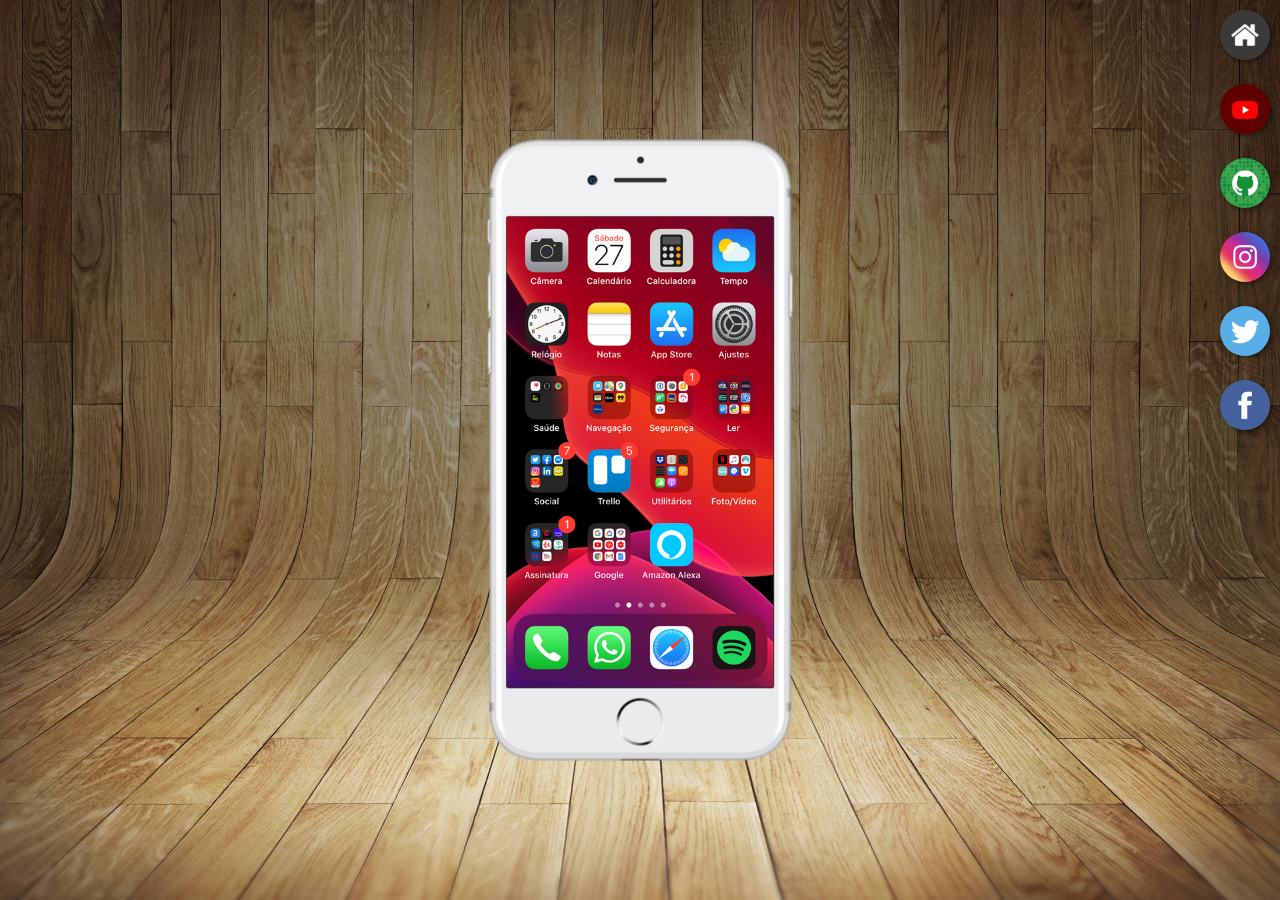
<file: index.html>
<!DOCTYPE html>
<html lang="pt-br">
<head>
  <meta charset="UTF-8">
  <meta name="viewport" content="width=device-width, initial-scale=1.0">
  <link rel="shortcut icon" href="pacote-d013/favicon.ico" type="image/x-icon">
  <title>Projeto Redes Sociais</title>
  <link rel="stylesheet" href="estilo/style.css">
</head>
<body>
  <main>
    <section id="telefone">
      <iframe src="home.html" name="tela" id="tela" frameborder="0">
        Seu navegador não é compatível com isso.
      </iframe>
    </section>
    <section id="redes-sociais">
      <a href="home.html" target="tela"><img src="pacote-d013/imagens/logo-home.jpg" alt=""></a><br>
      <a href="youtube.html" target="tela"><img src="pacote-d013/imagens/logo-youtube.jpg" alt="logo-youtube"></a><br>
      <a href="github.html" target="tela"><img src="pacote-d013/imagens/logo-github.jpg" alt="logo-github"></a><br>
      <a href="instagram.html" target="tela"><img src="pacote-d013/imagens/logo-instagram.jpg" alt="logo-instagram"></a><br>
      <a href="twitter.html" target="tela"><img src="pacote-d013/imagens/logo-twitter.jpg" alt="logo-twitter"></a><br>
      <a href="facebook.html" target="tela"><img src="pacote-d013/imagens/logo-facebook.jpg" alt="logo-facebook"></a><br>

    </section>
  </main>
</body>
</html>
</file>
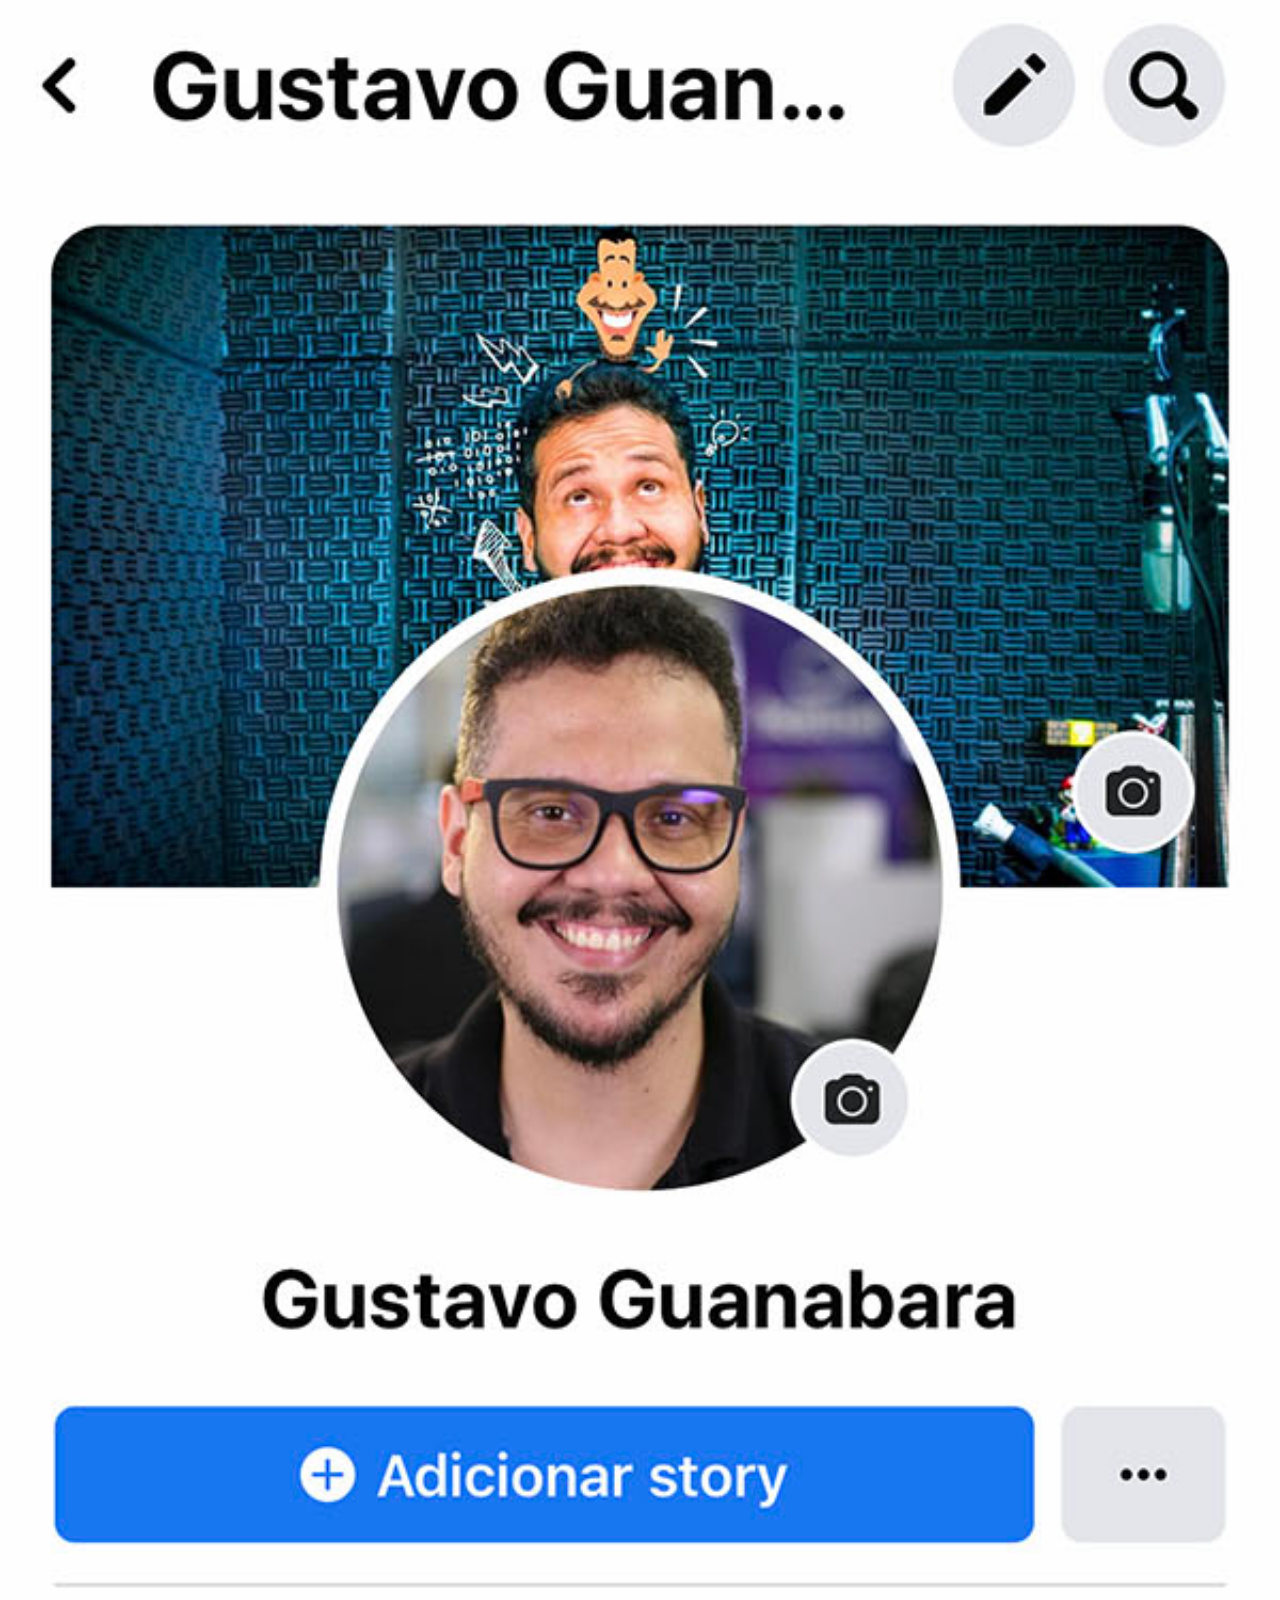
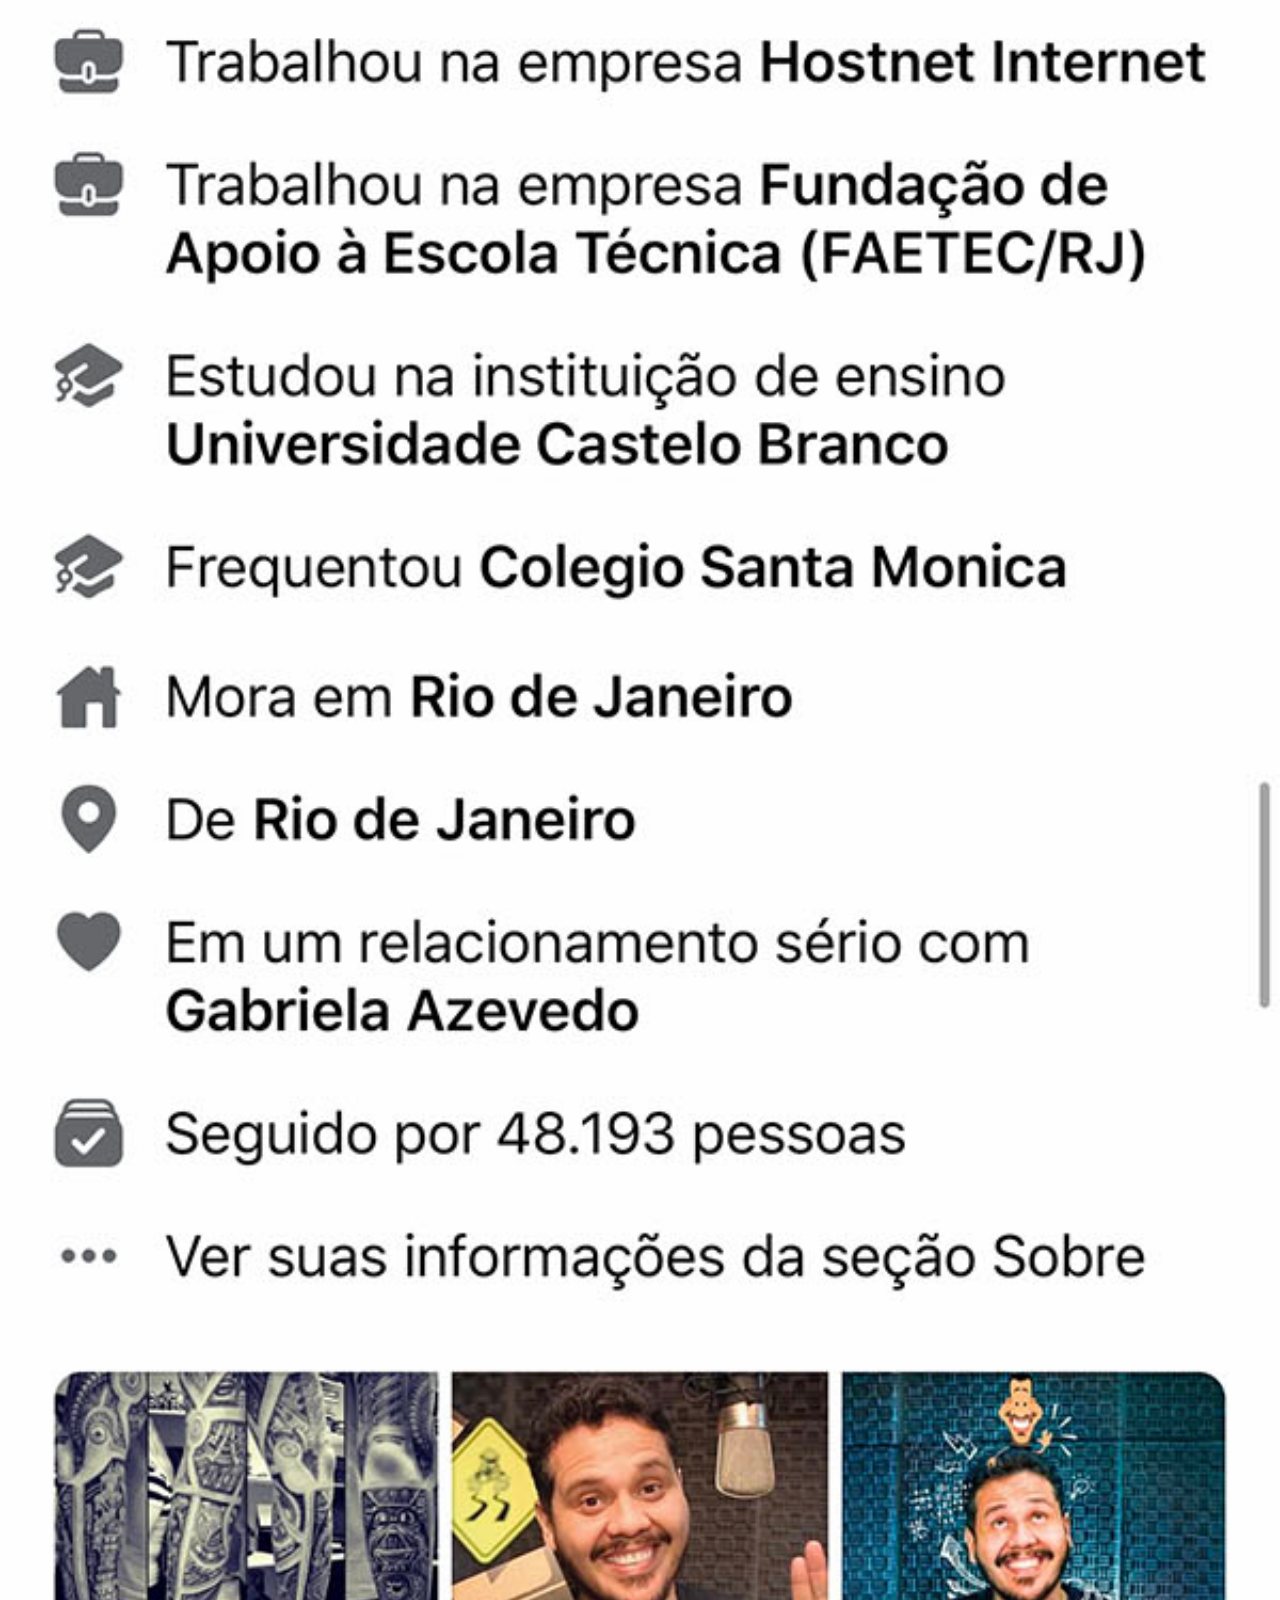
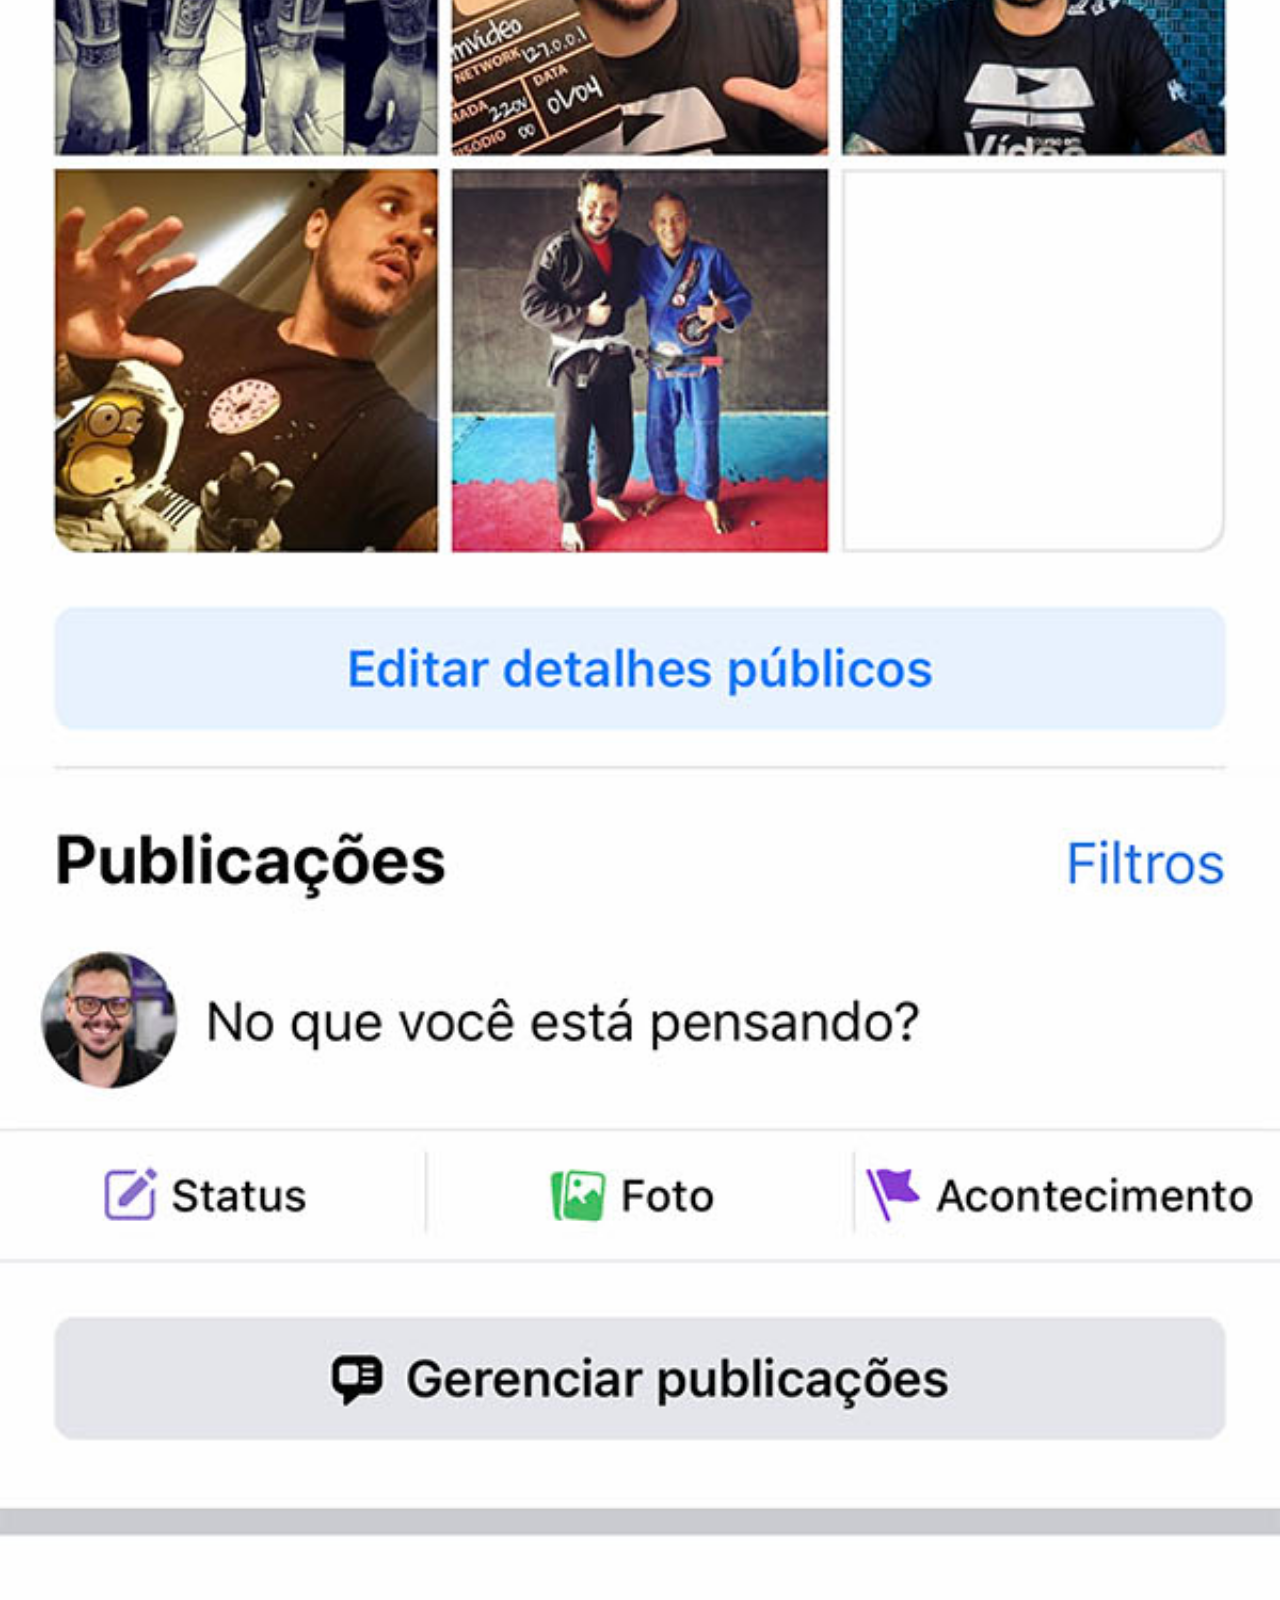
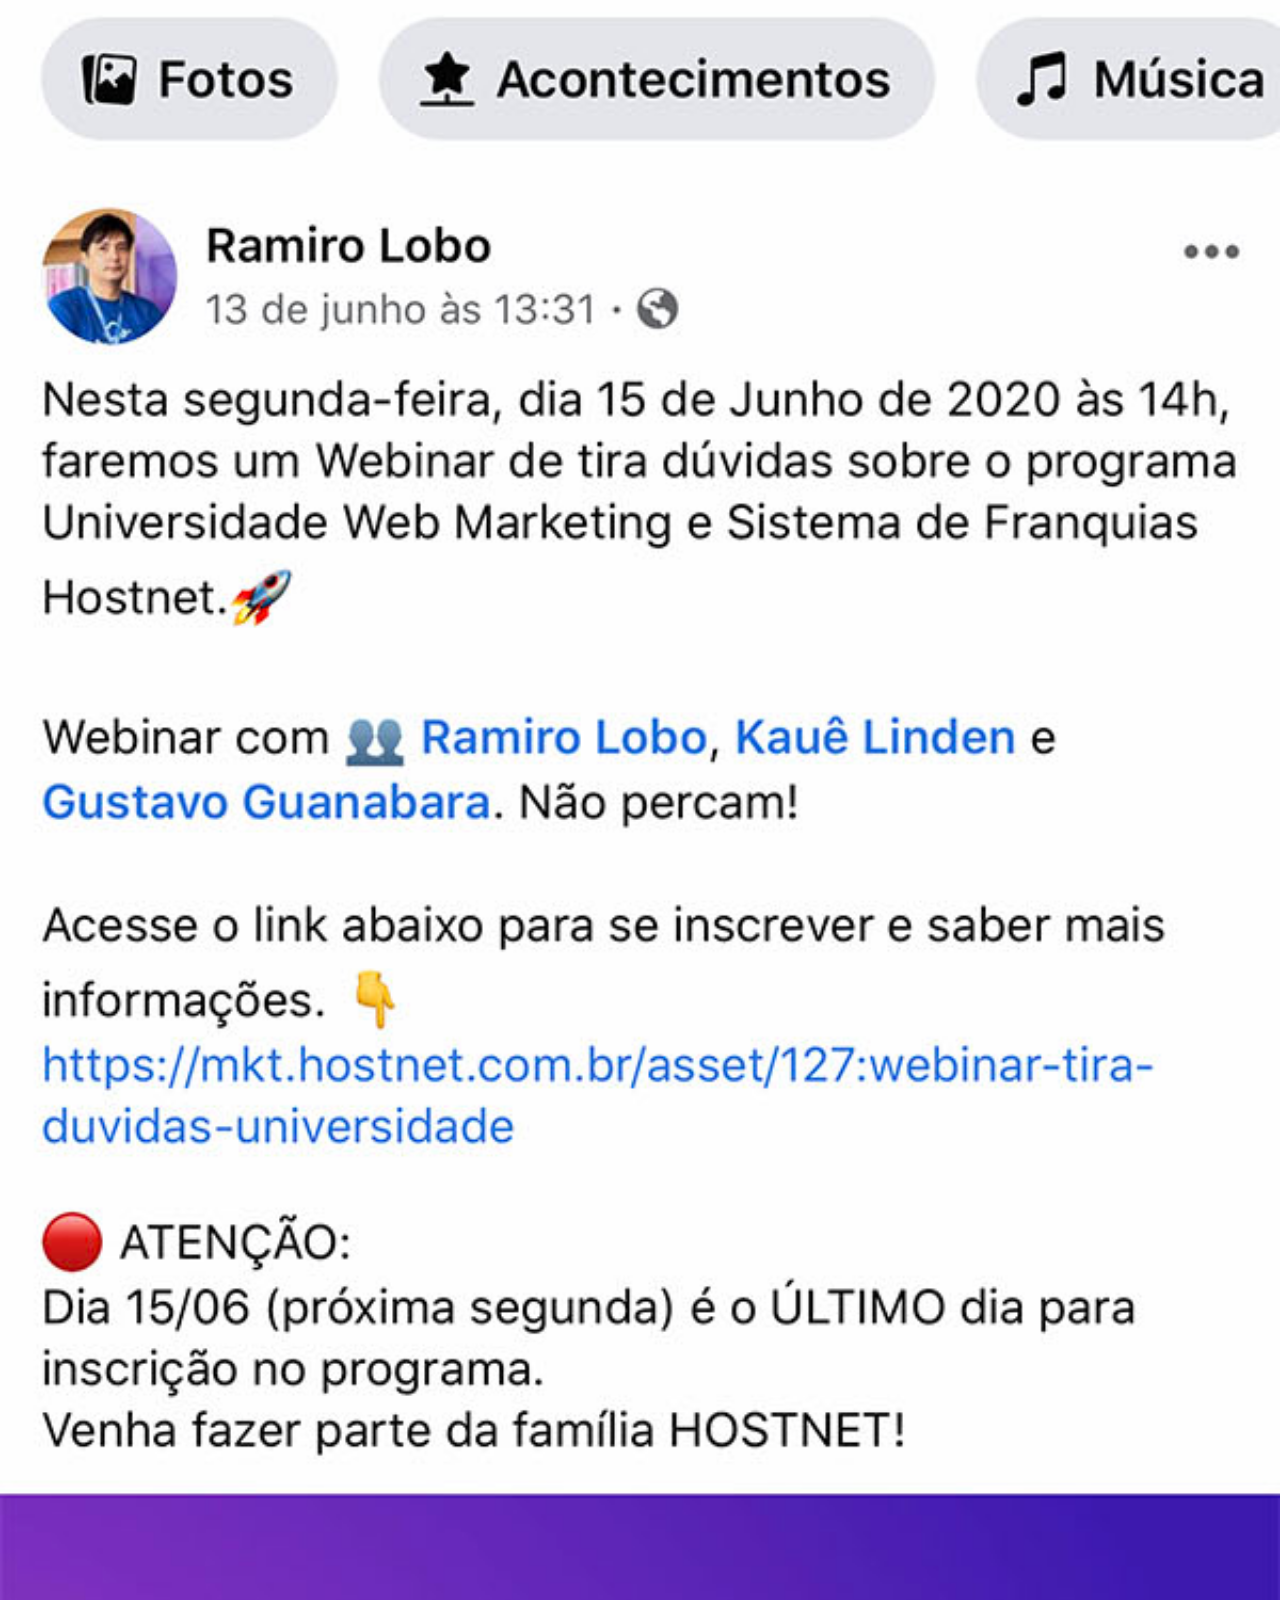
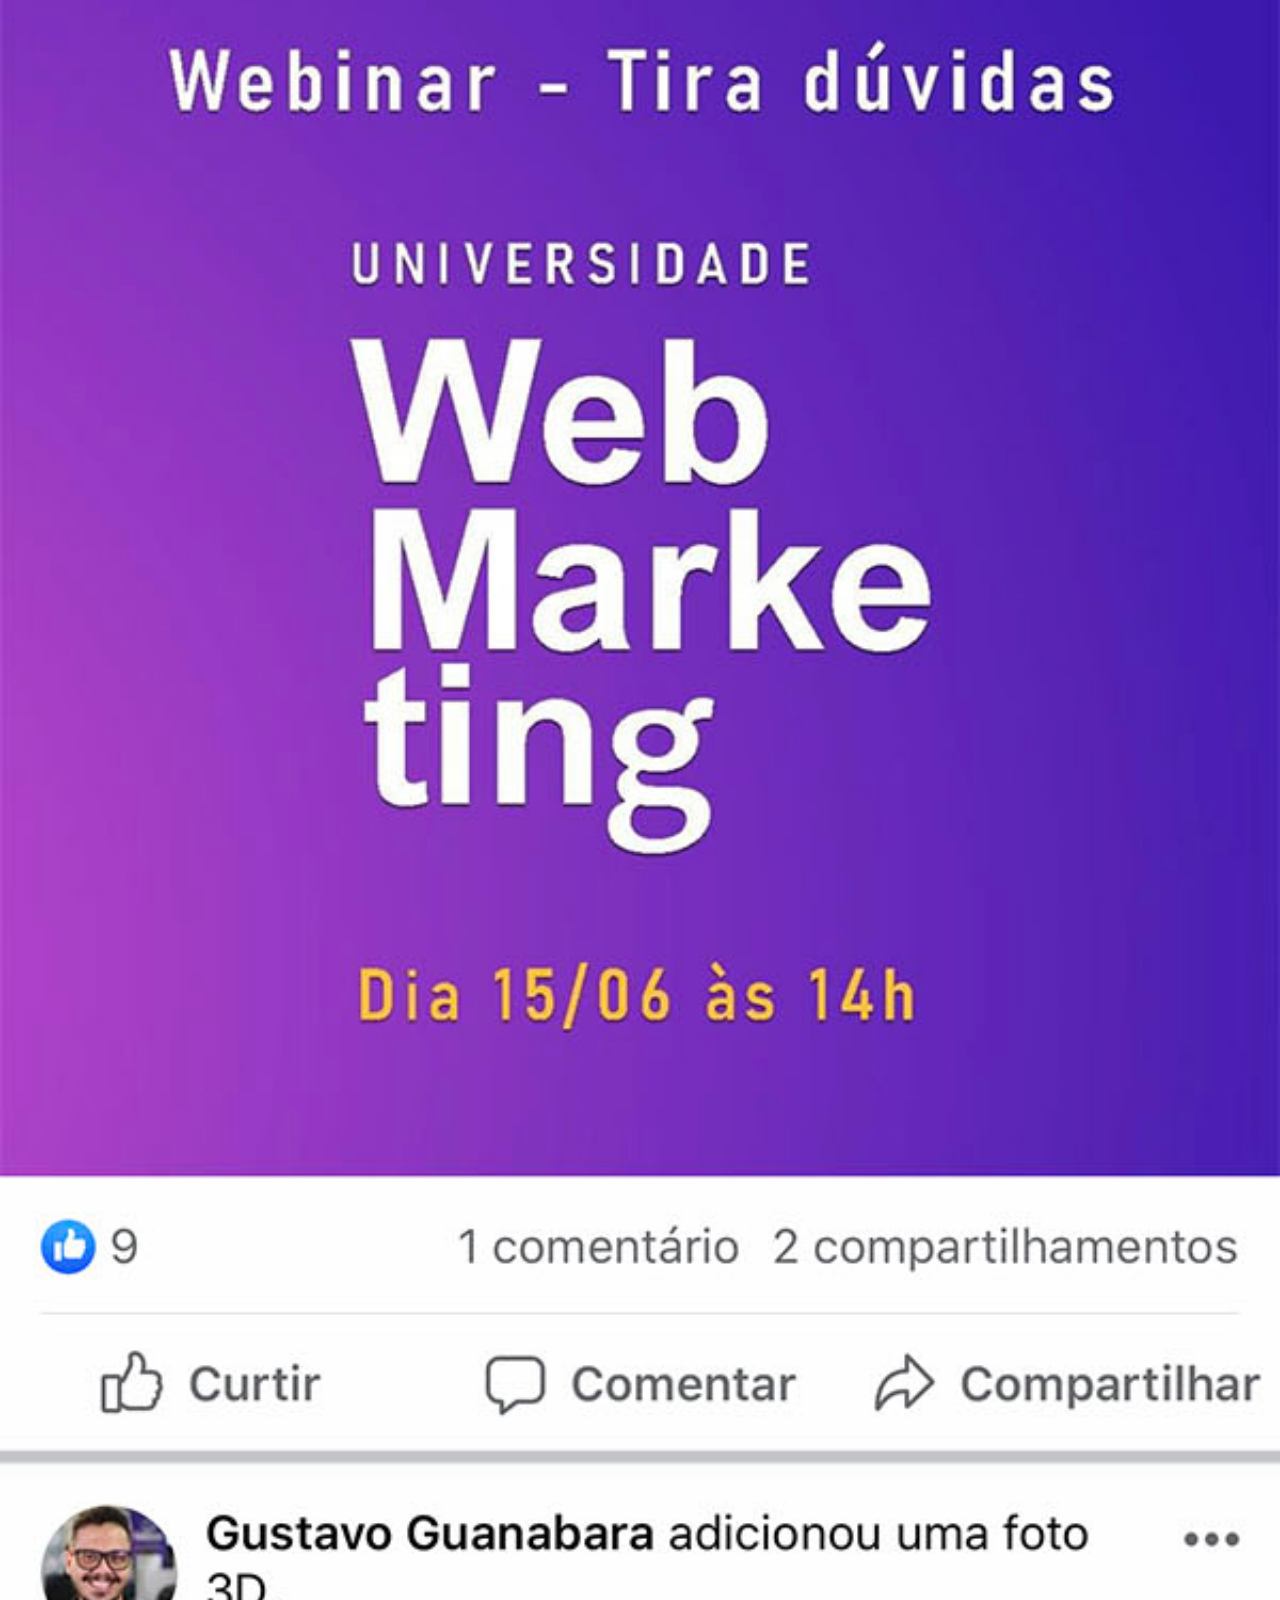
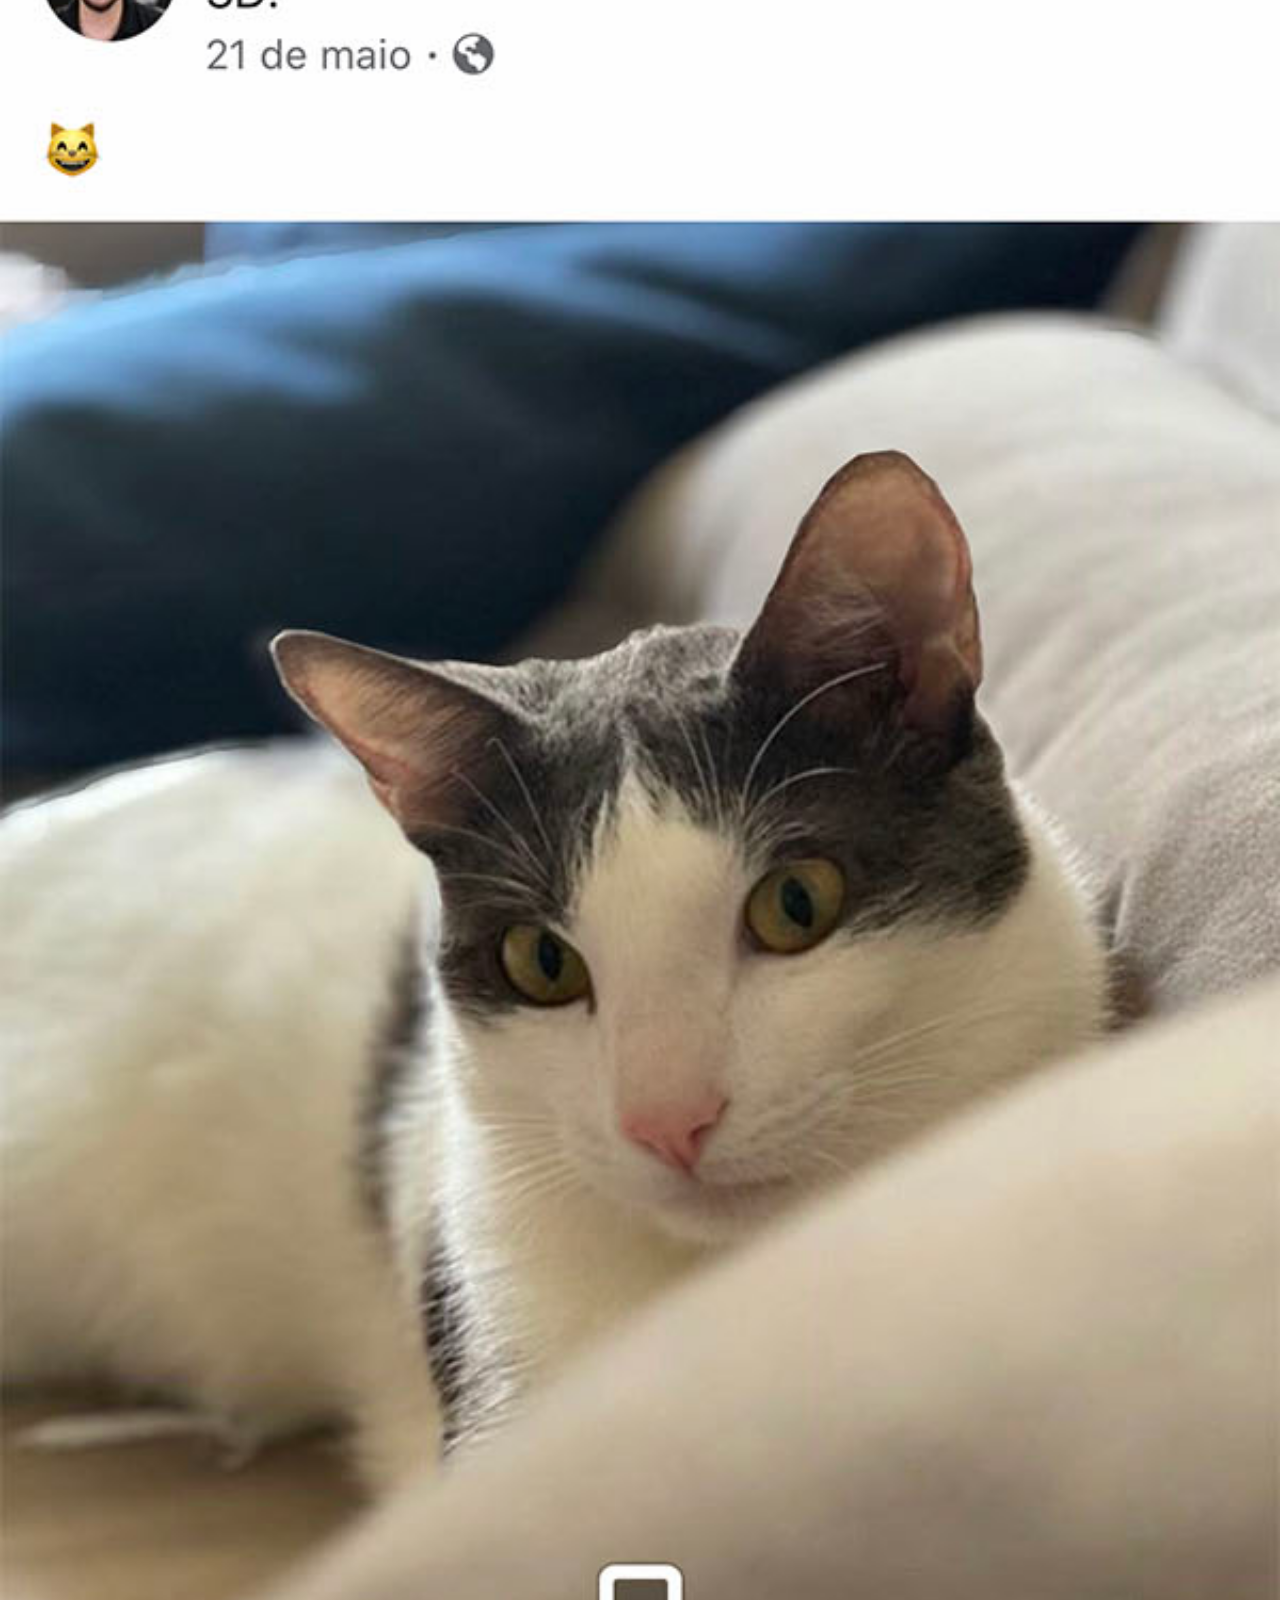
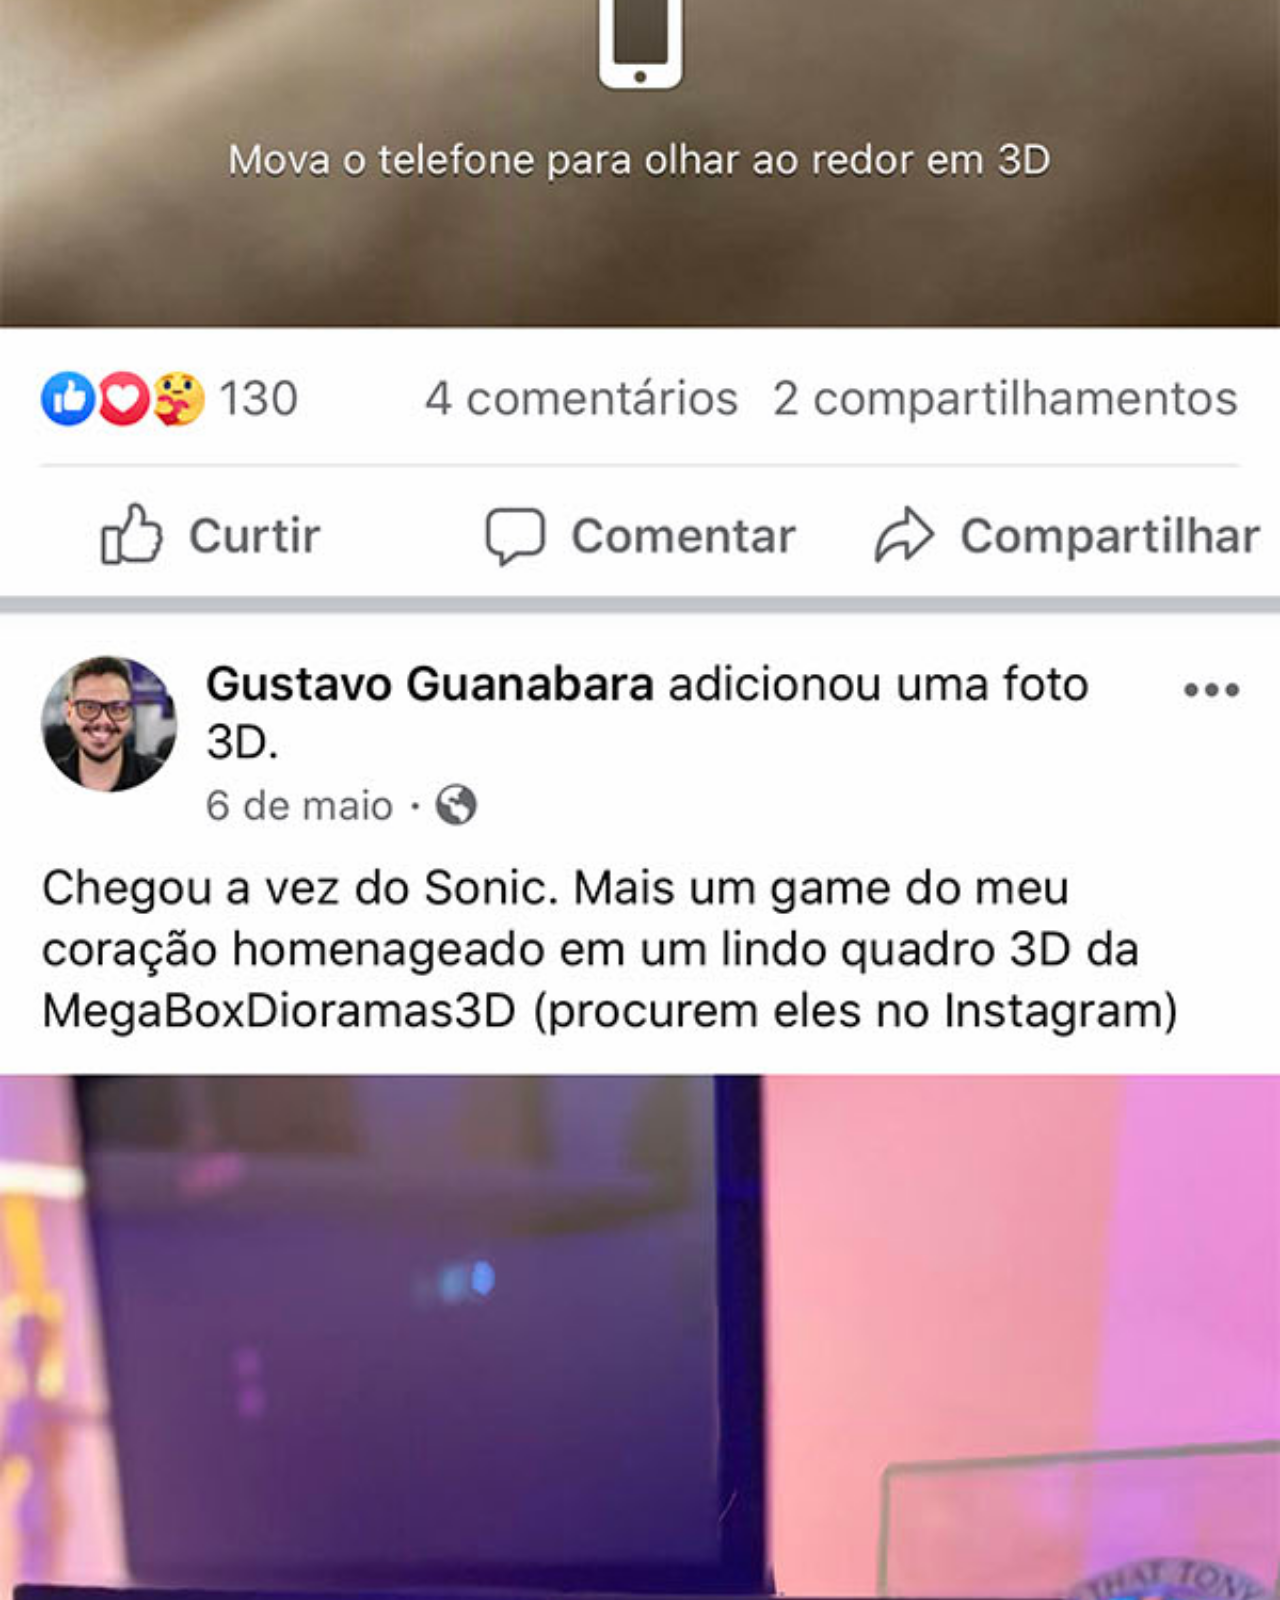
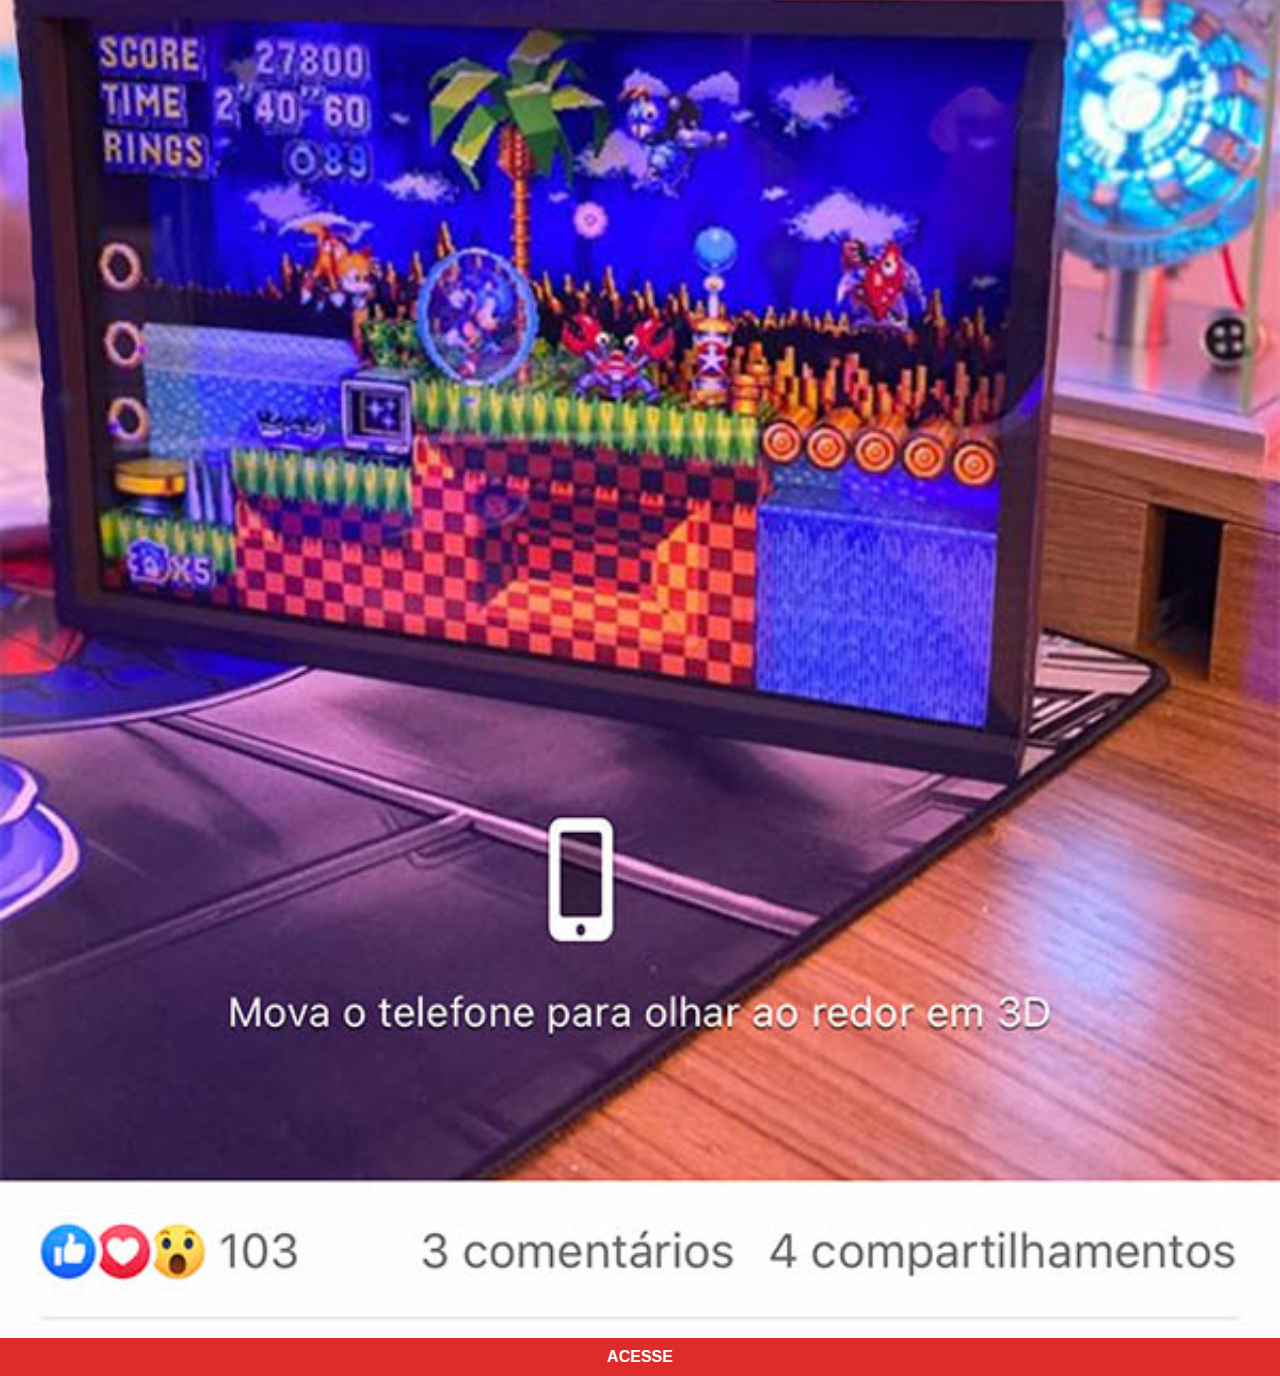
<file: facebook.html>
<!DOCTYPE html>
<html lang="pt-br">
<head>
  <meta charset="UTF-8">
  <meta name="viewport" content="width=device-width, initial-scale=1.0">
  <title>Facebook</title>
  <link rel="stylesheet" href="social.css">
</head>
<body>
  <img src="pacote-d013/imagens/tela-facebook.jpg" alt="Facebook">
  <a href="https://www.facebook.com/gustavoguanabara/?locale=pt_BR" target="_blank">ACESSE</a>
</body>
</html>
</file>
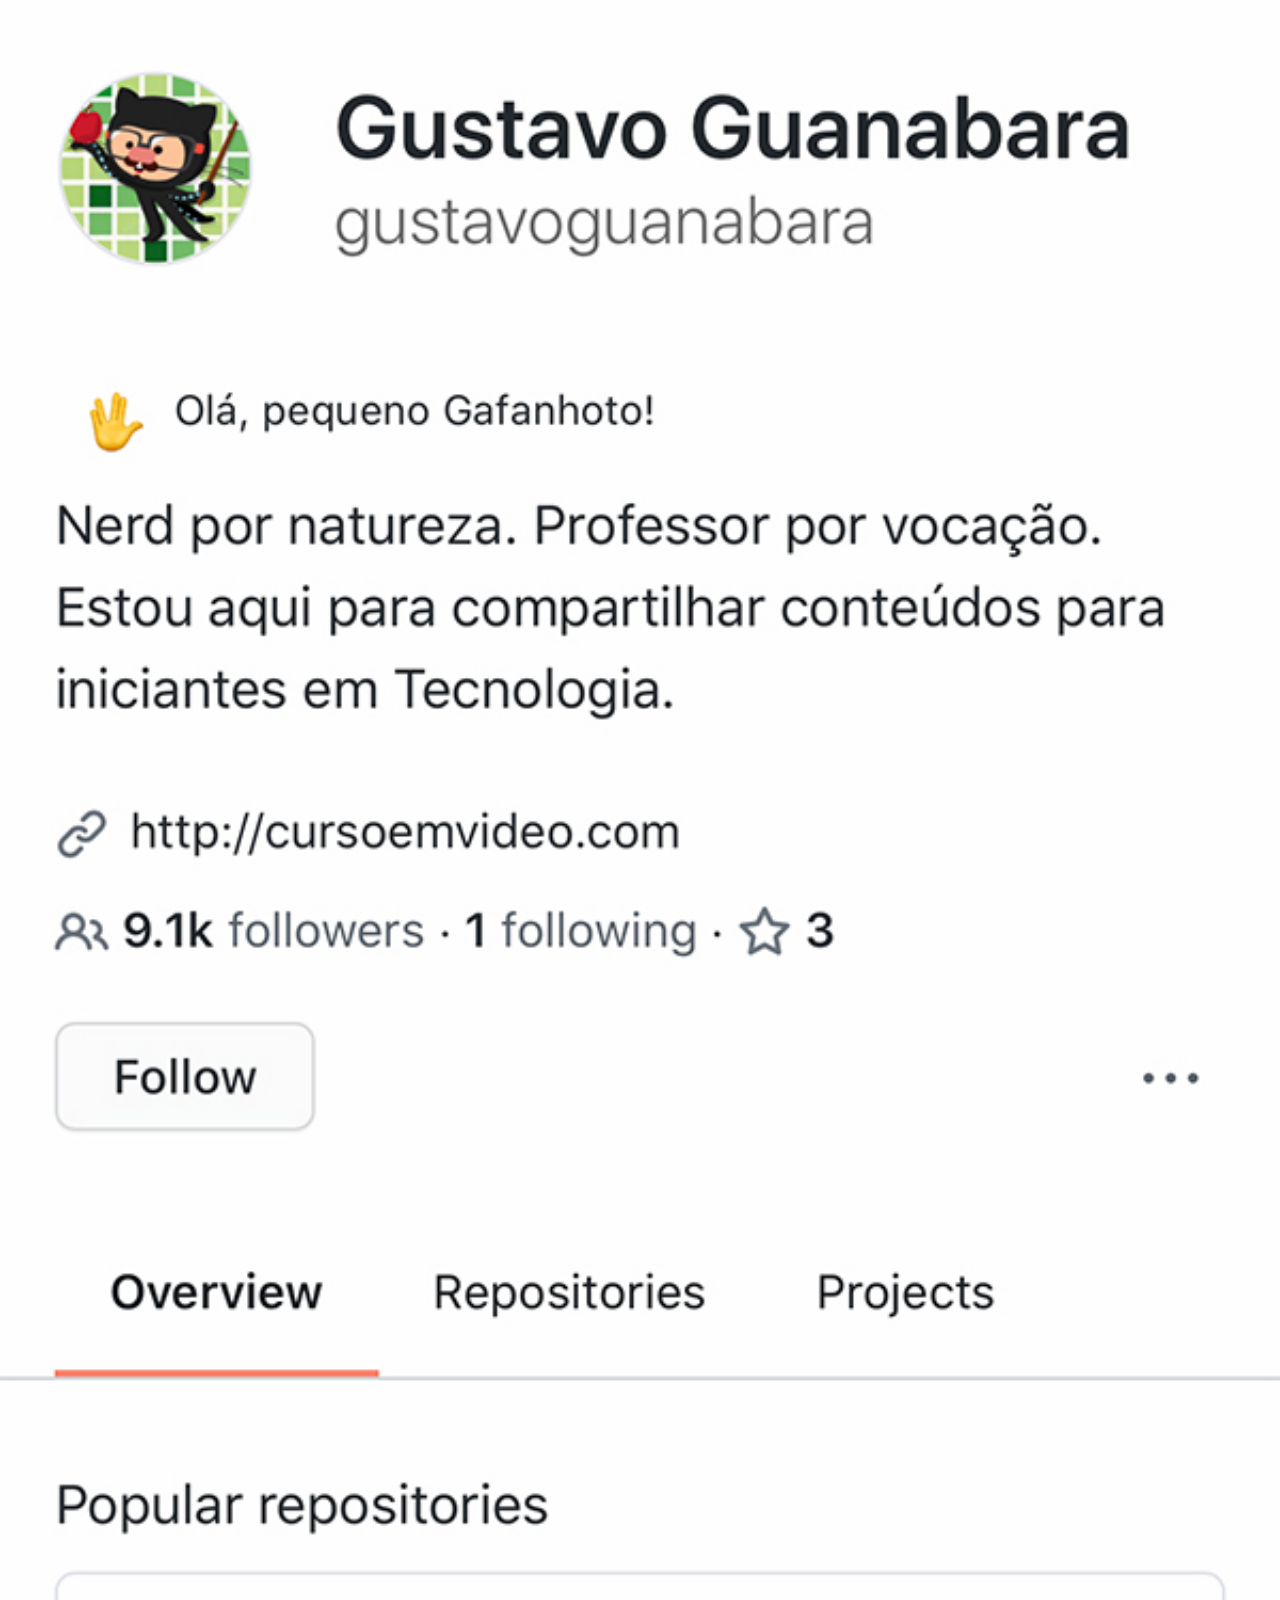
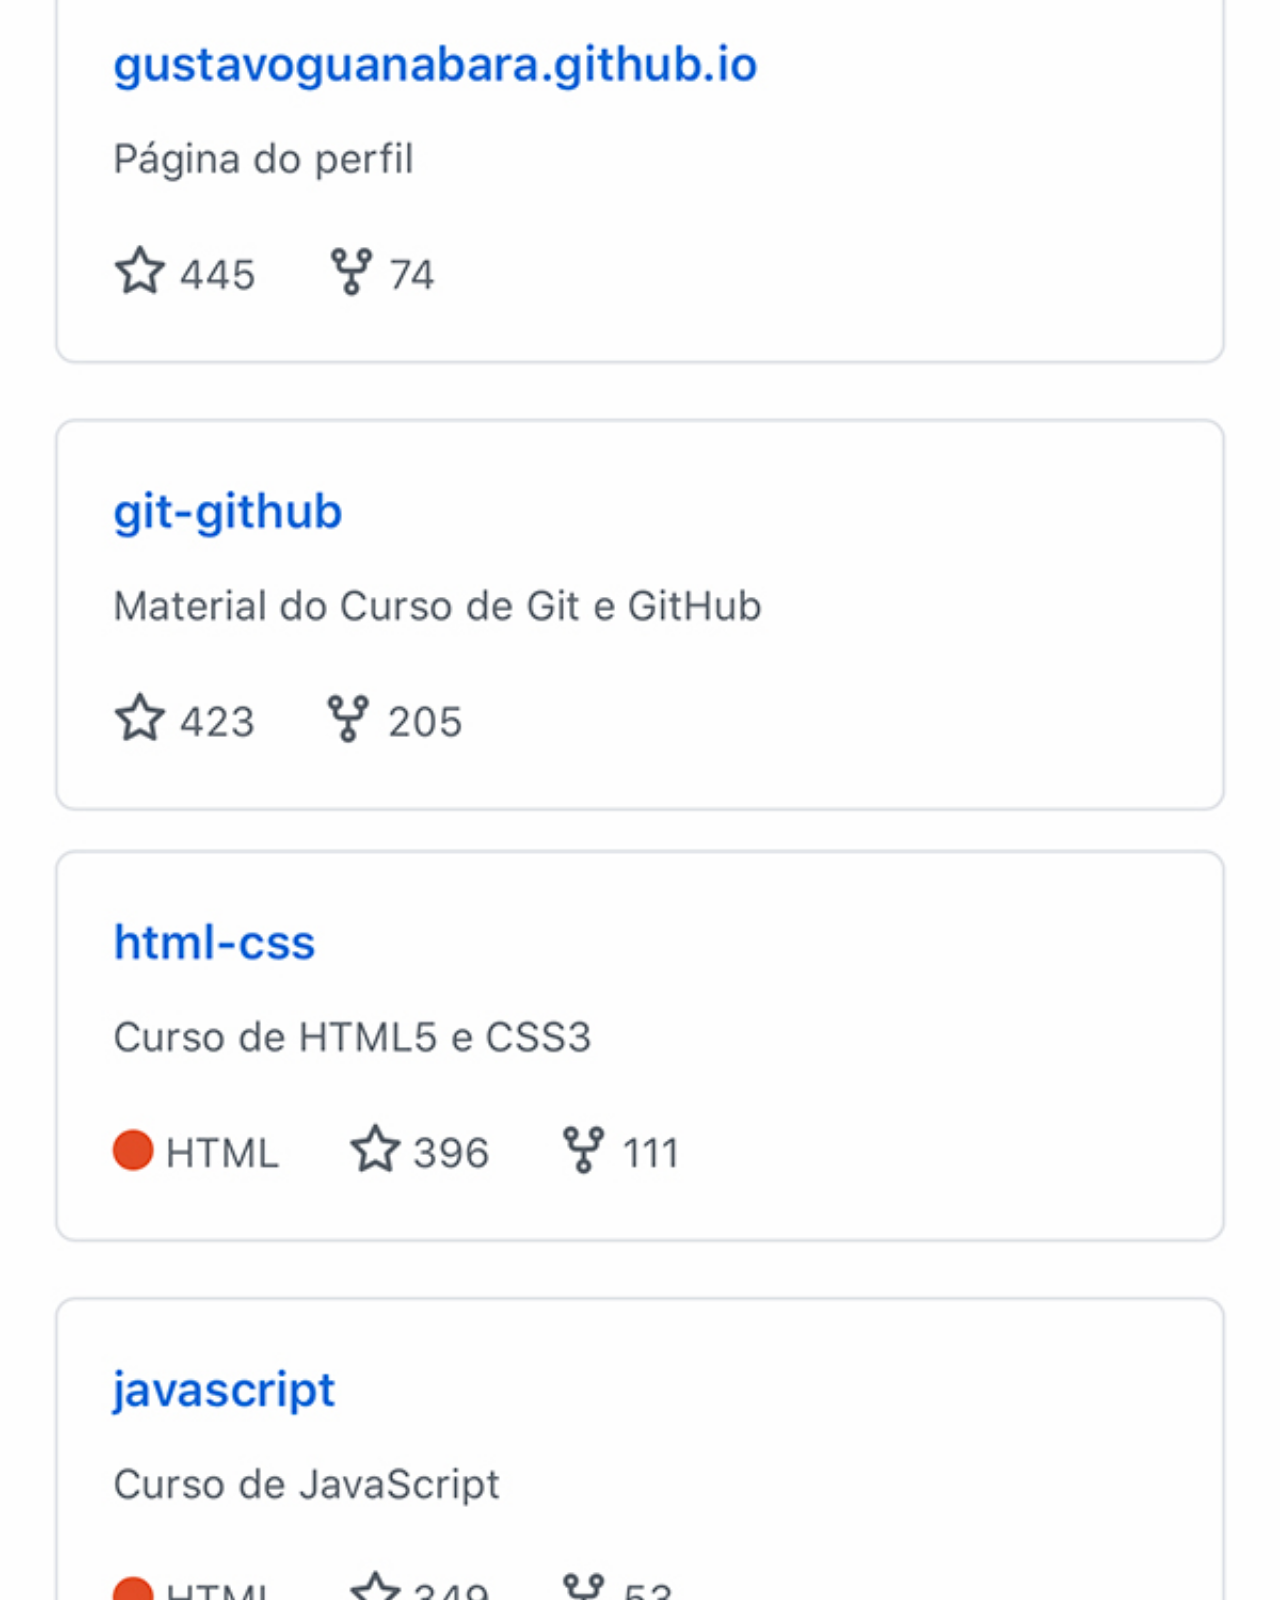
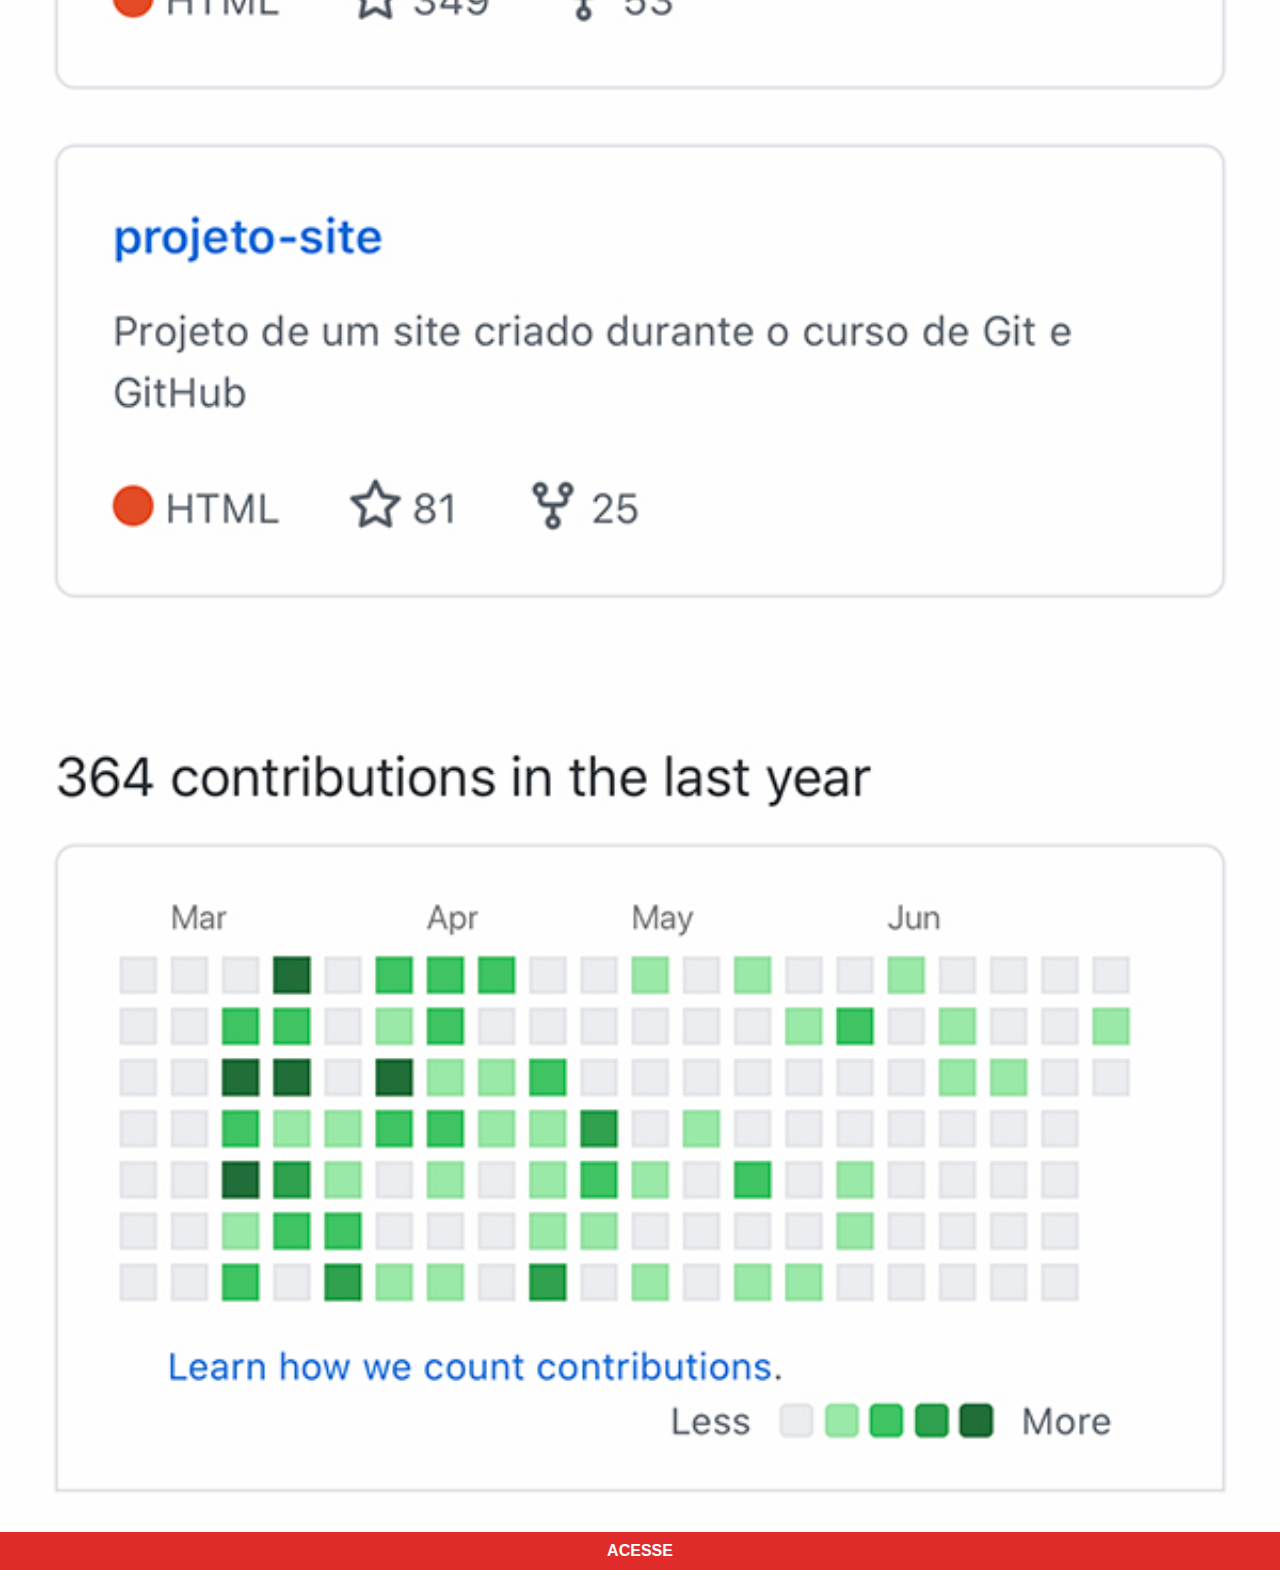
<file: github.html>
<!DOCTYPE html>
<html lang="pt-br">
<head>
  <meta charset="UTF-8">
  <meta name="viewport" content="width=device-width, initial-scale=1.0">
  <title>GitHub</title>
  <link rel="stylesheet" href="social.css">
</head>
<body>
  <img src="pacote-d013/imagens/tela-github.jpg" alt="GitHub">
  <a href="https://github.com/professorguanabara" target="_blank">ACESSE</a>
</body>
</html>
</file>
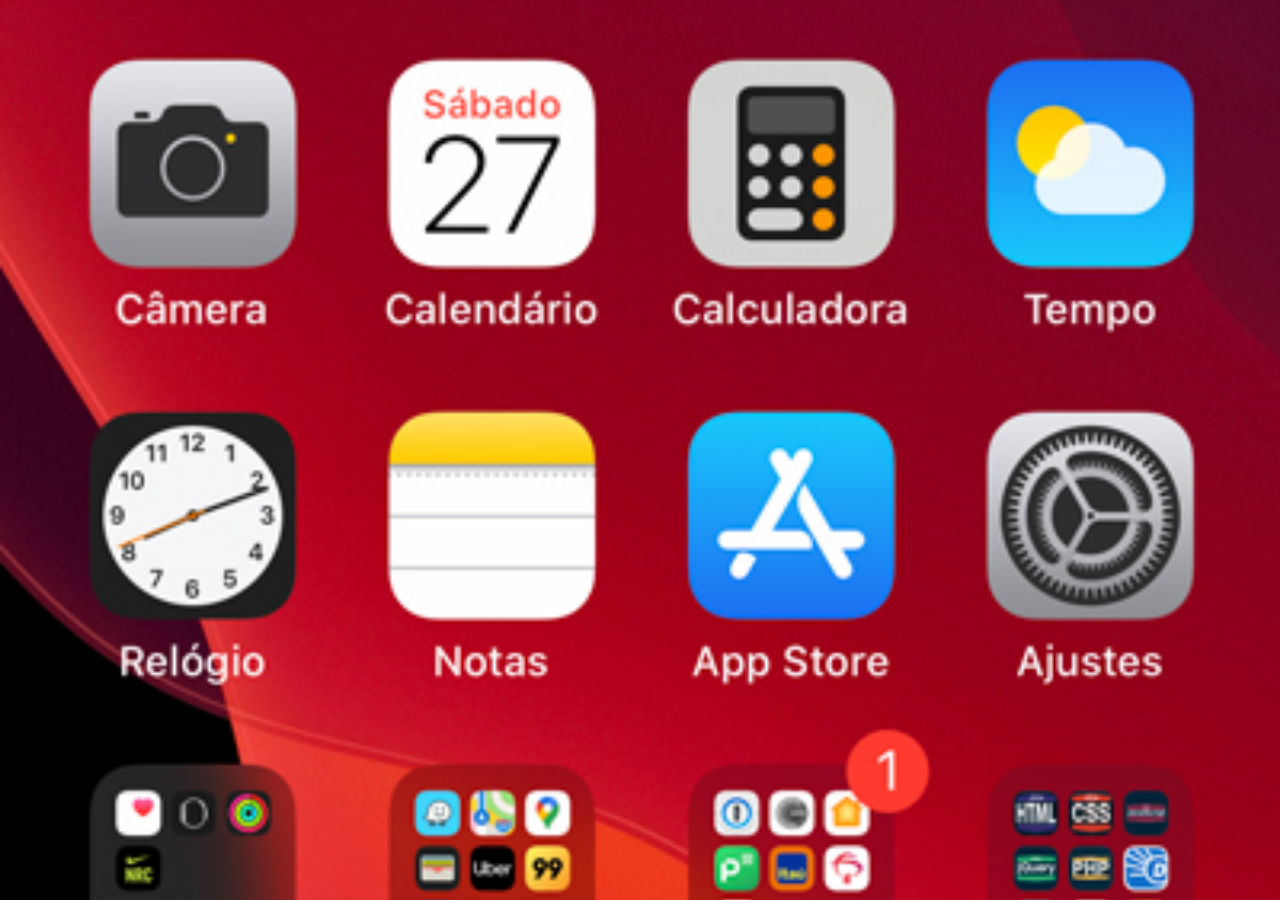
<file: home.html>
<!DOCTYPE html>
<html lang="pt-br">
<head>
  <meta charset="UTF-8">
  <meta name="viewport" content="width=device-width, initial-scale=1.0">
  <title>Home</title>
</head>
<style> 
  * {
      margin: 0px;
      padding: 0px;
  }

  body {
    width: 100vw;
    height: 100vh;
    background: black url(pacote-d013/imagens/tela-home.jpg) no-repeat top center;
    background-size: cover;
  }
</style>
<body>
  
</body>
</html>
</file>
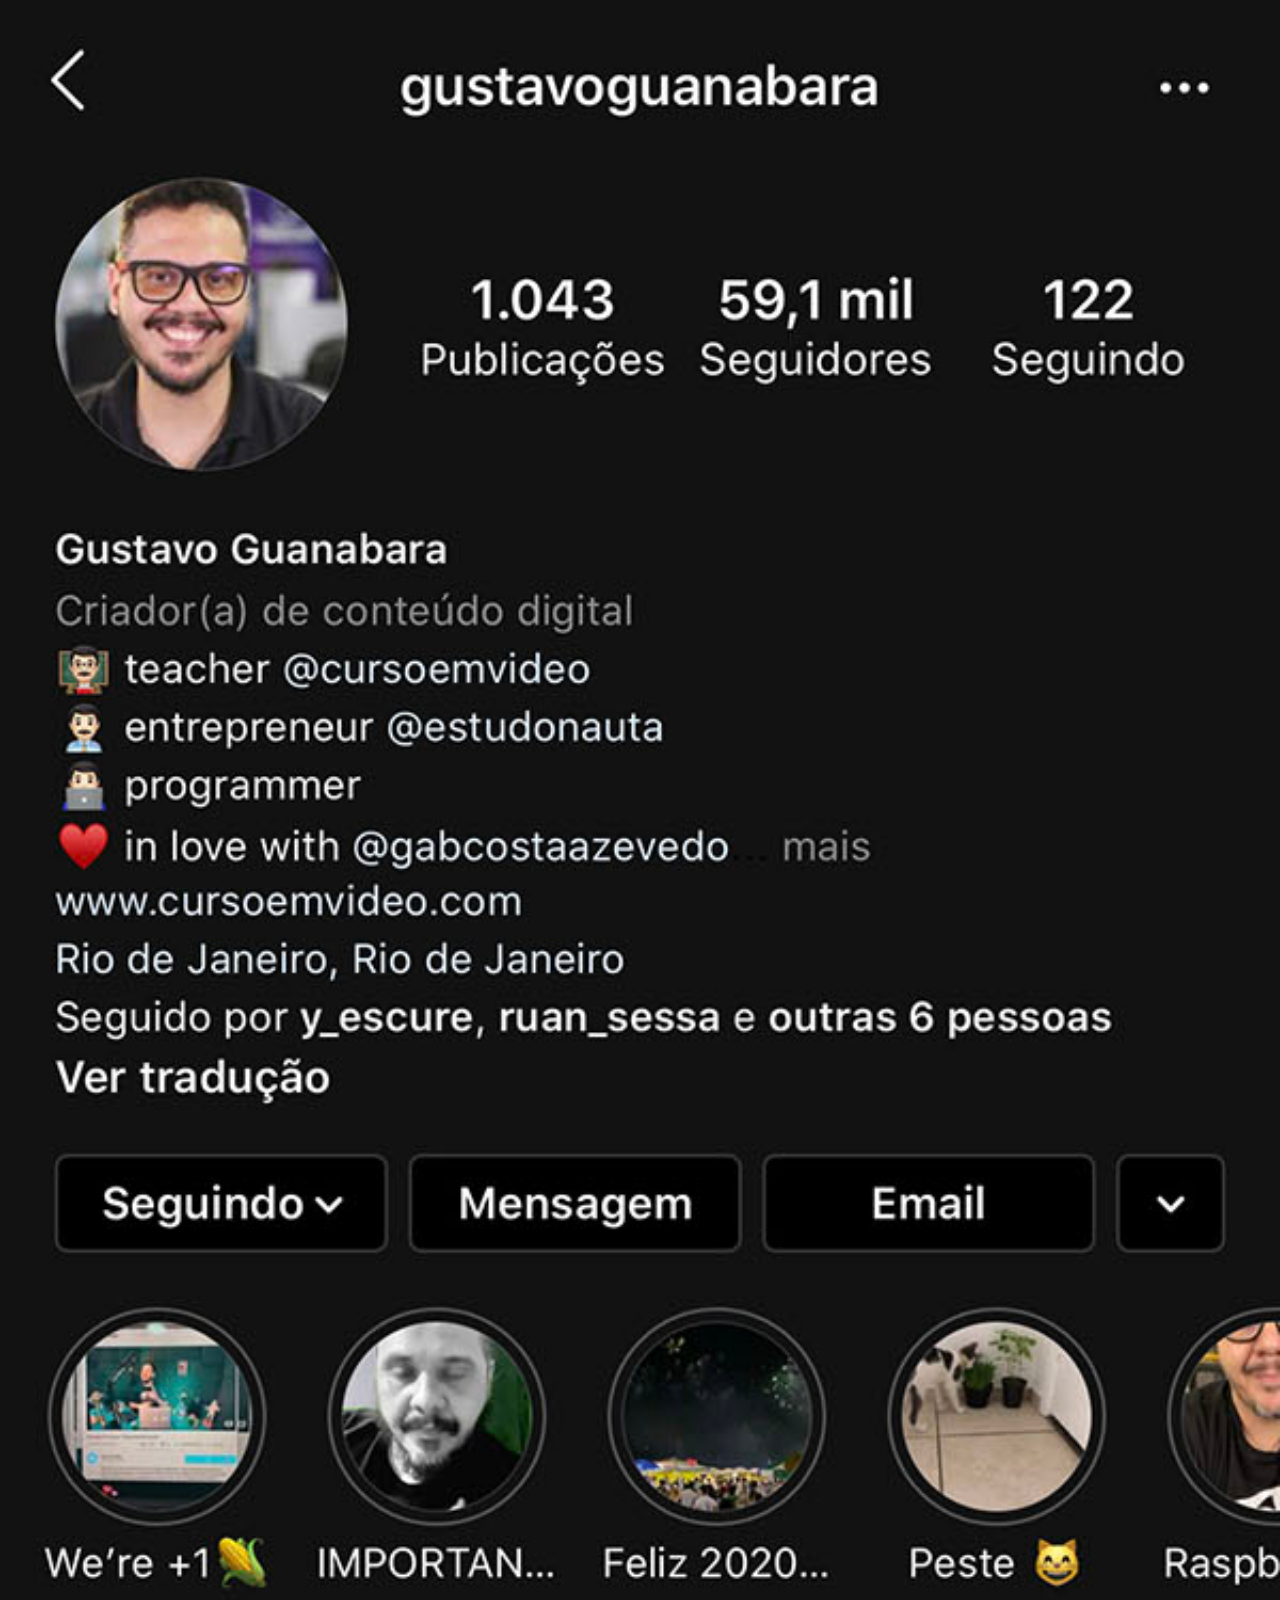
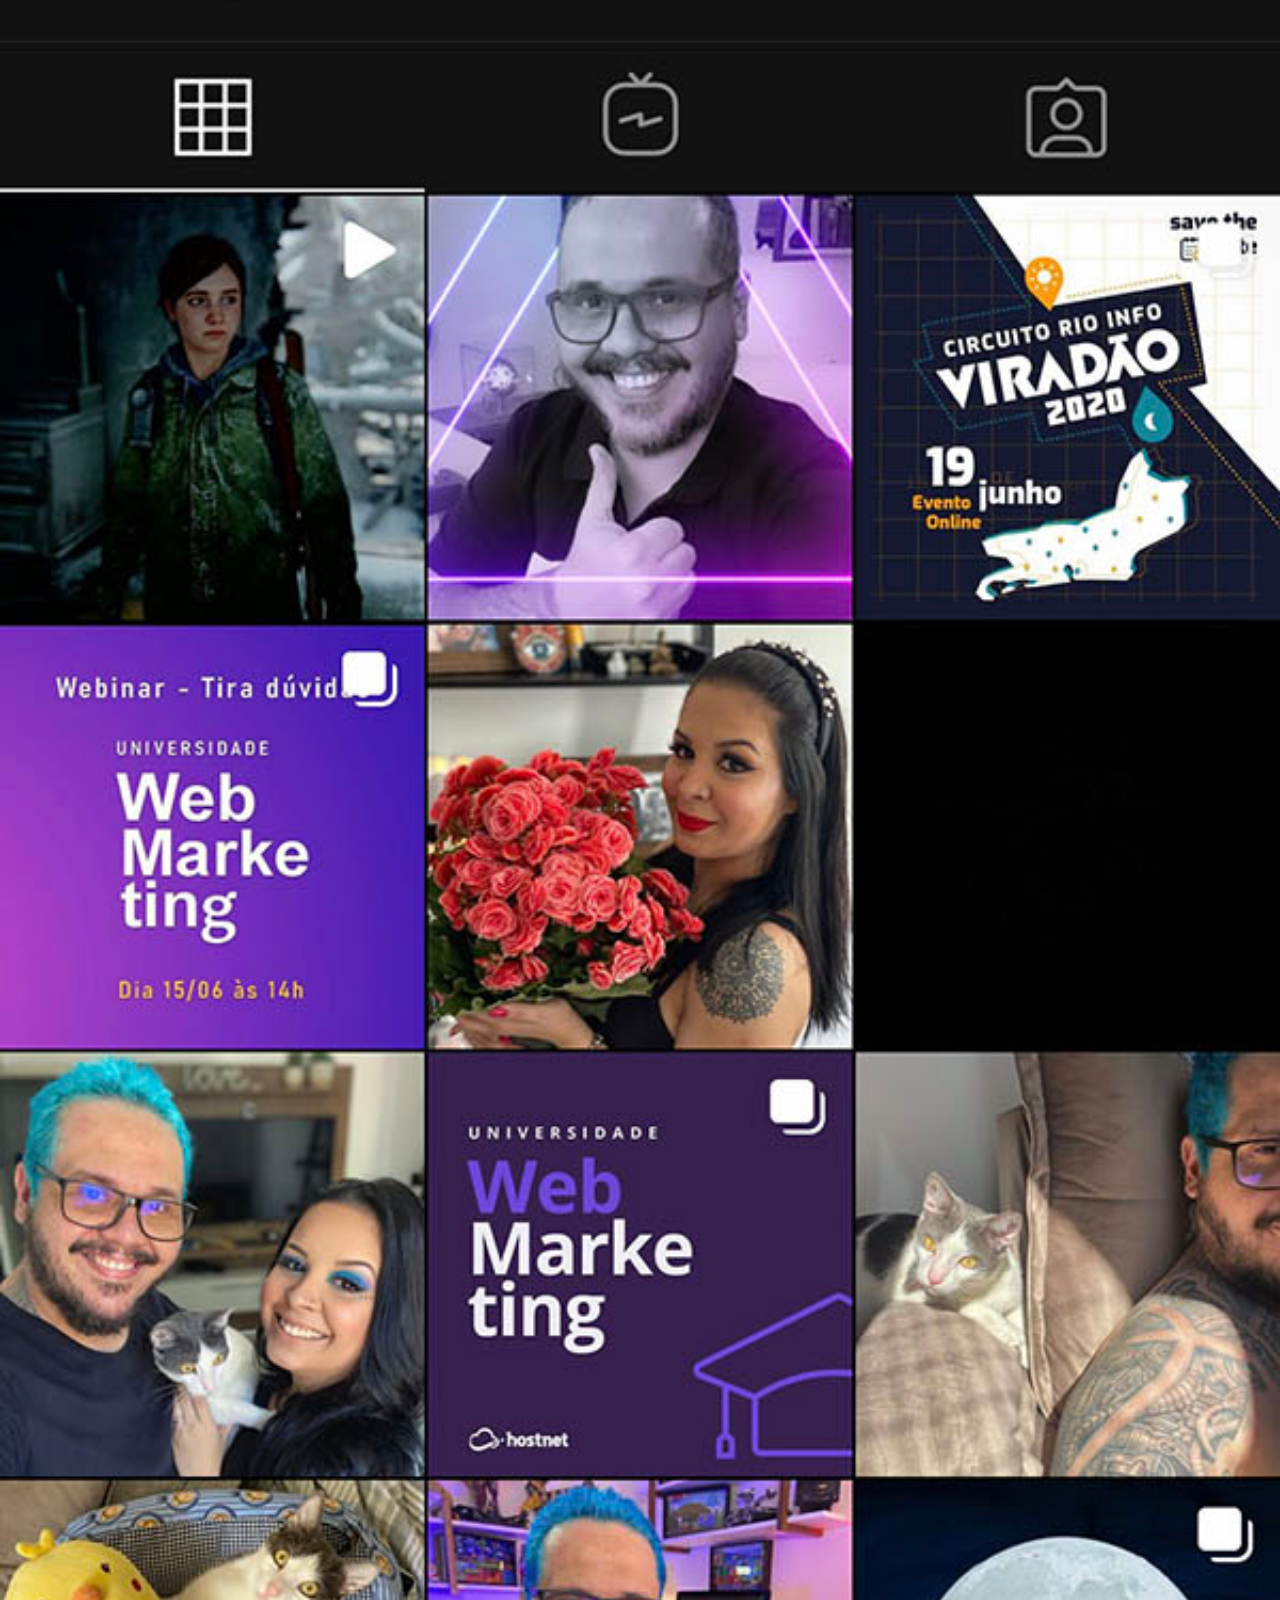
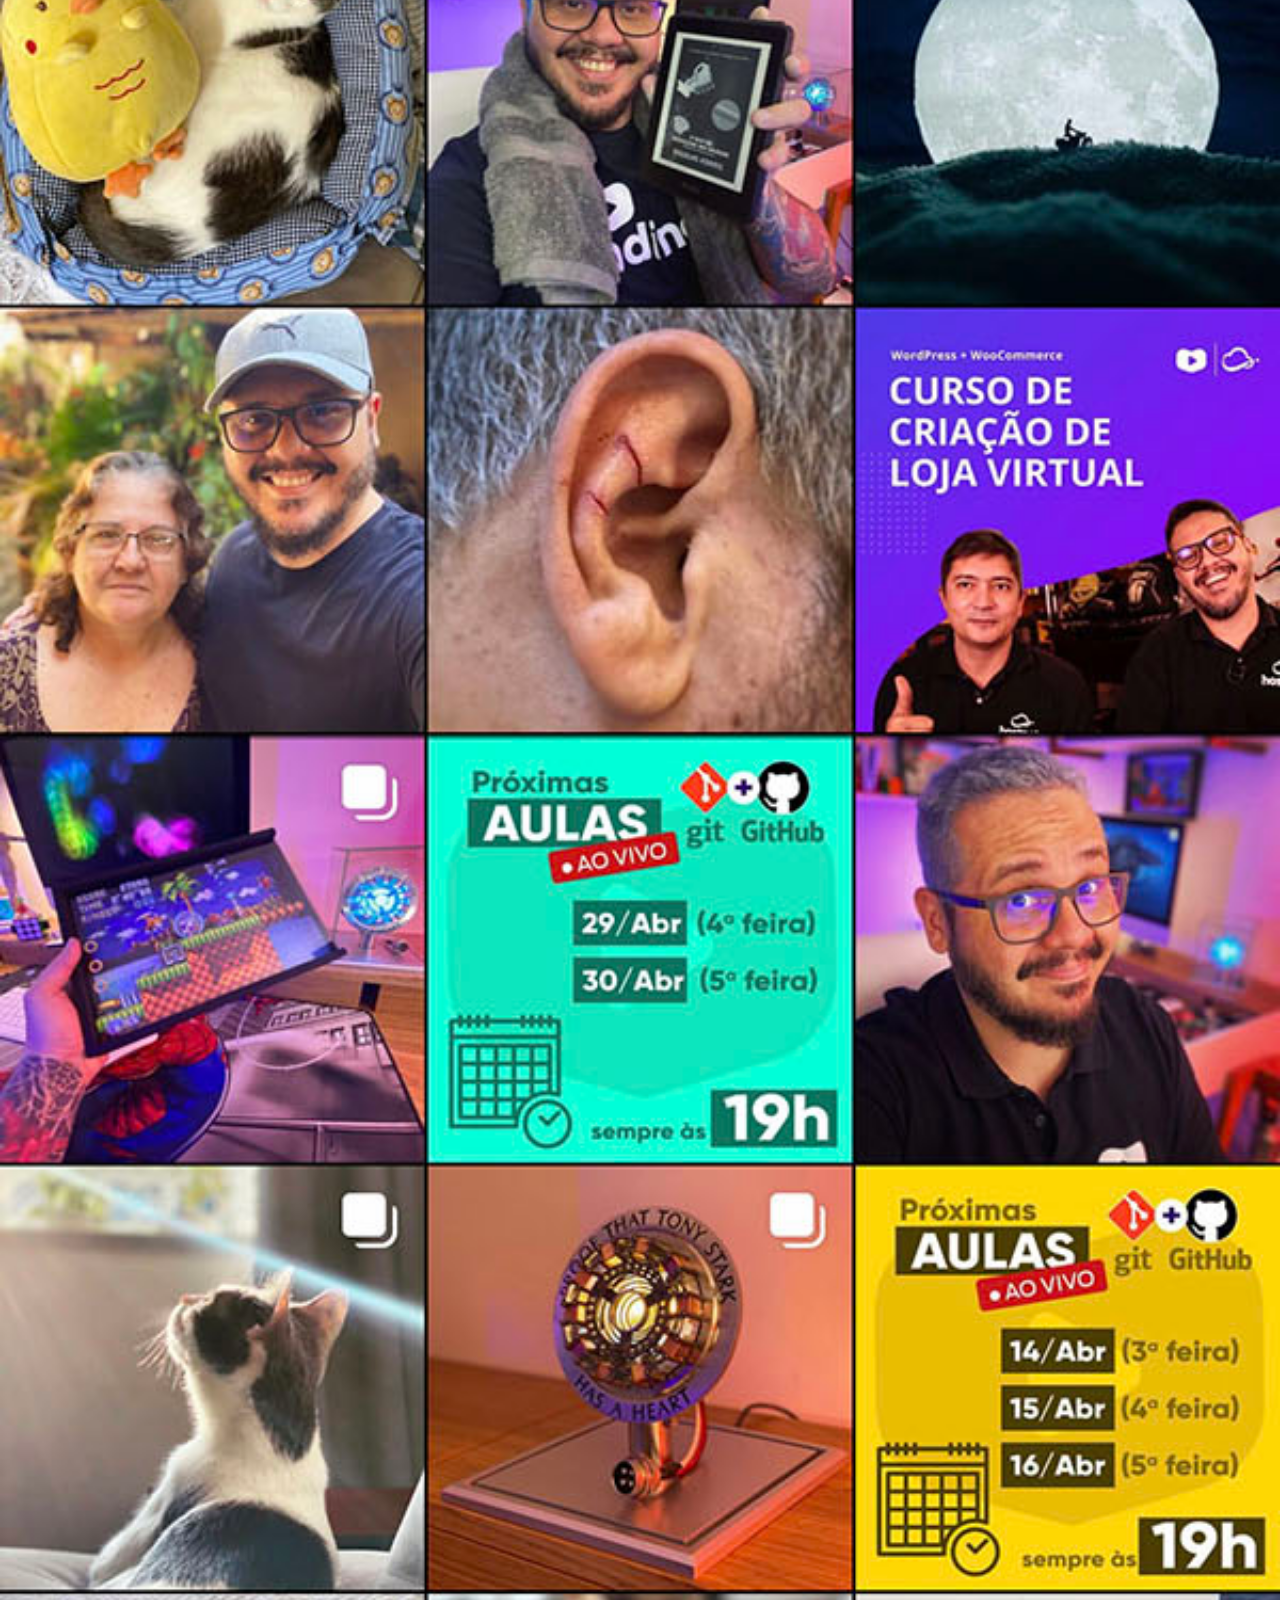
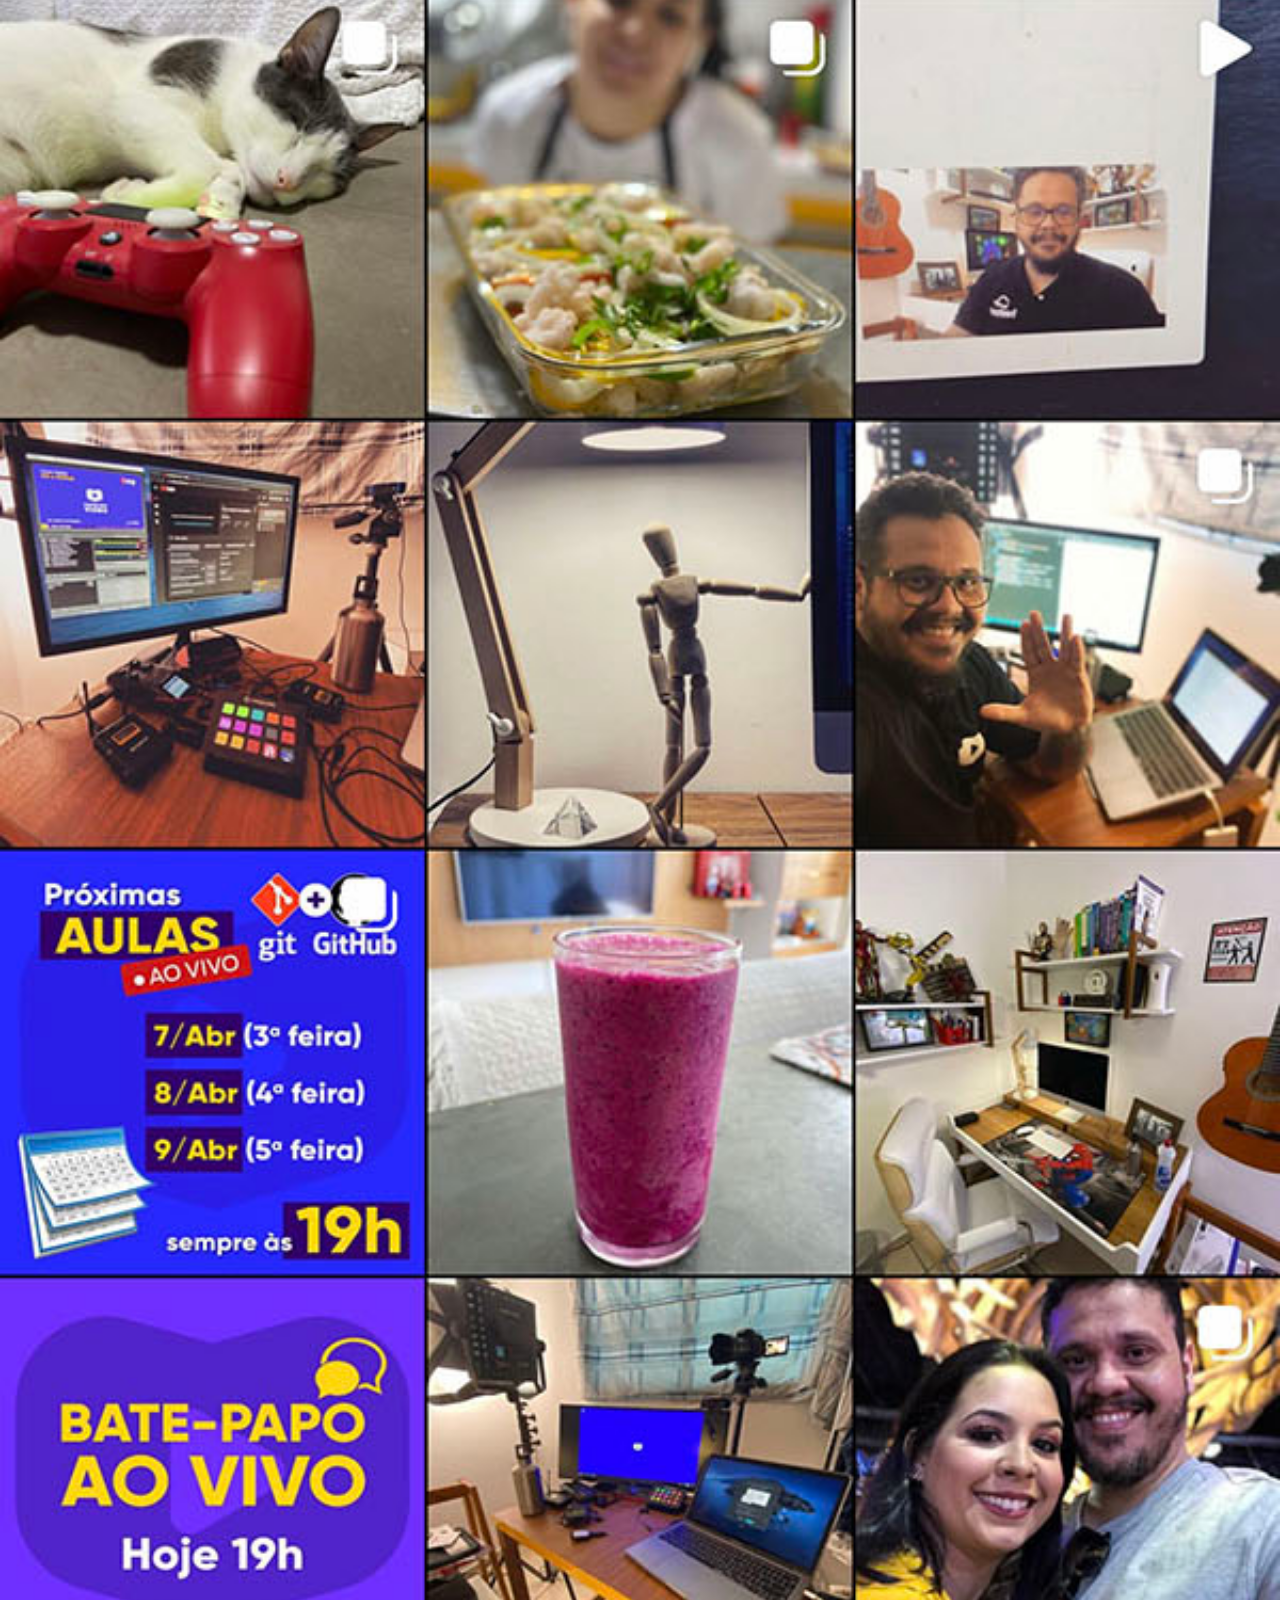
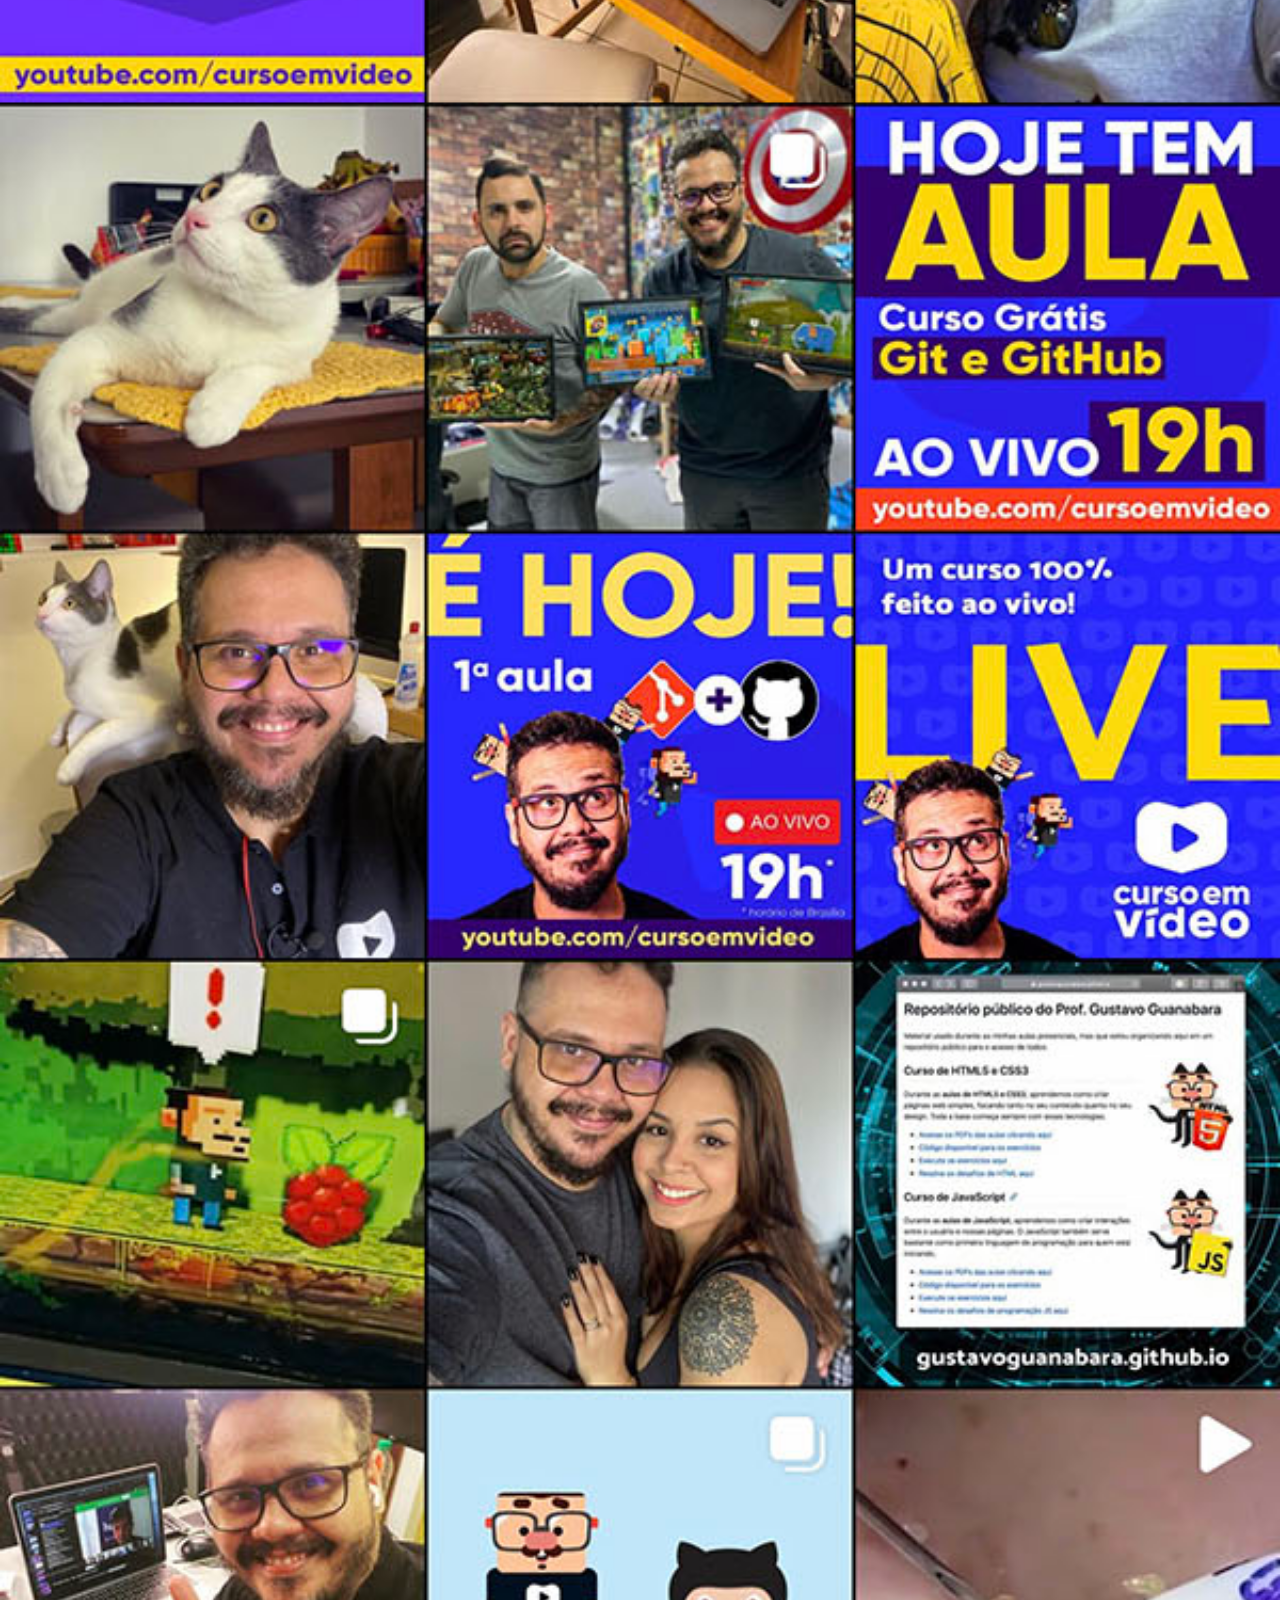
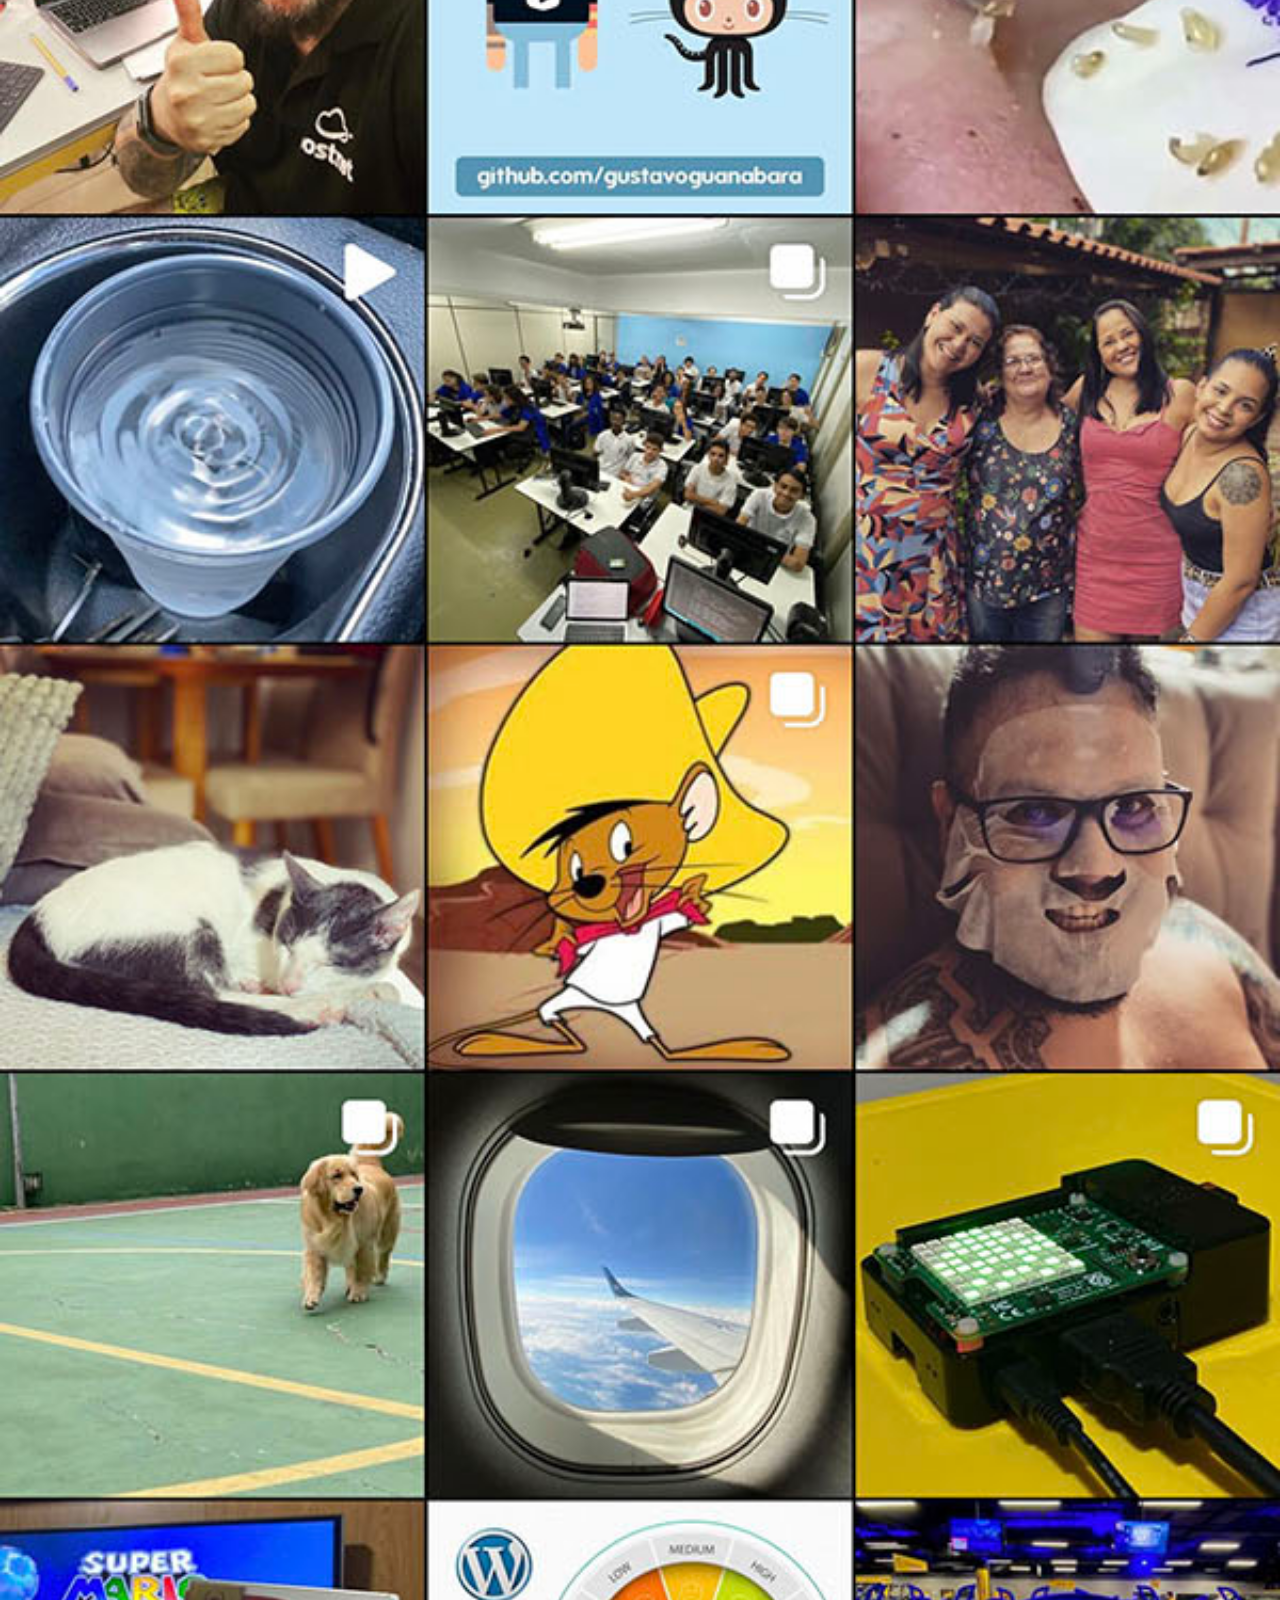
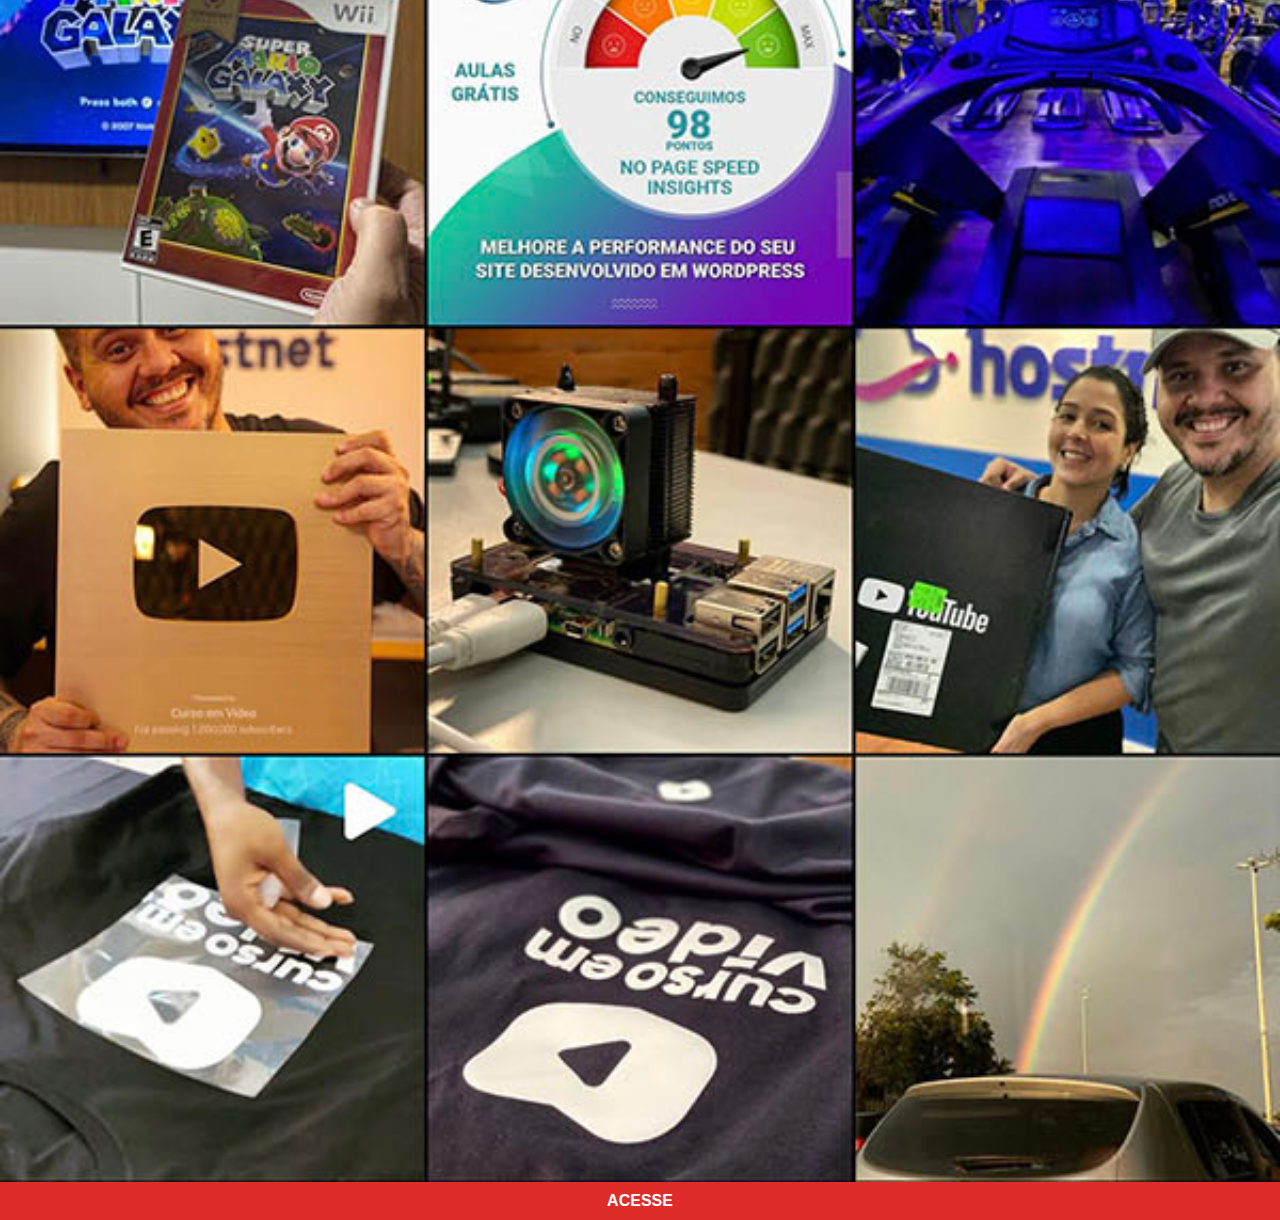
<file: instagram.html>
<!DOCTYPE html>
<html lang="pt-br">
<head>
  <meta charset="UTF-8">
  <meta name="viewport" content="width=device-width, initial-scale=1.0">
  <title>Instagram</title>
  <link rel="stylesheet" href="social.css">
</head>
<body>
  <img src="pacote-d013/imagens/tela-instagram.jpg" alt="Instagram">
  <a href="https://www.instagram.com/gustavoguanabara/" target="_blank">ACESSE</a>
</body>
</html>
</file>
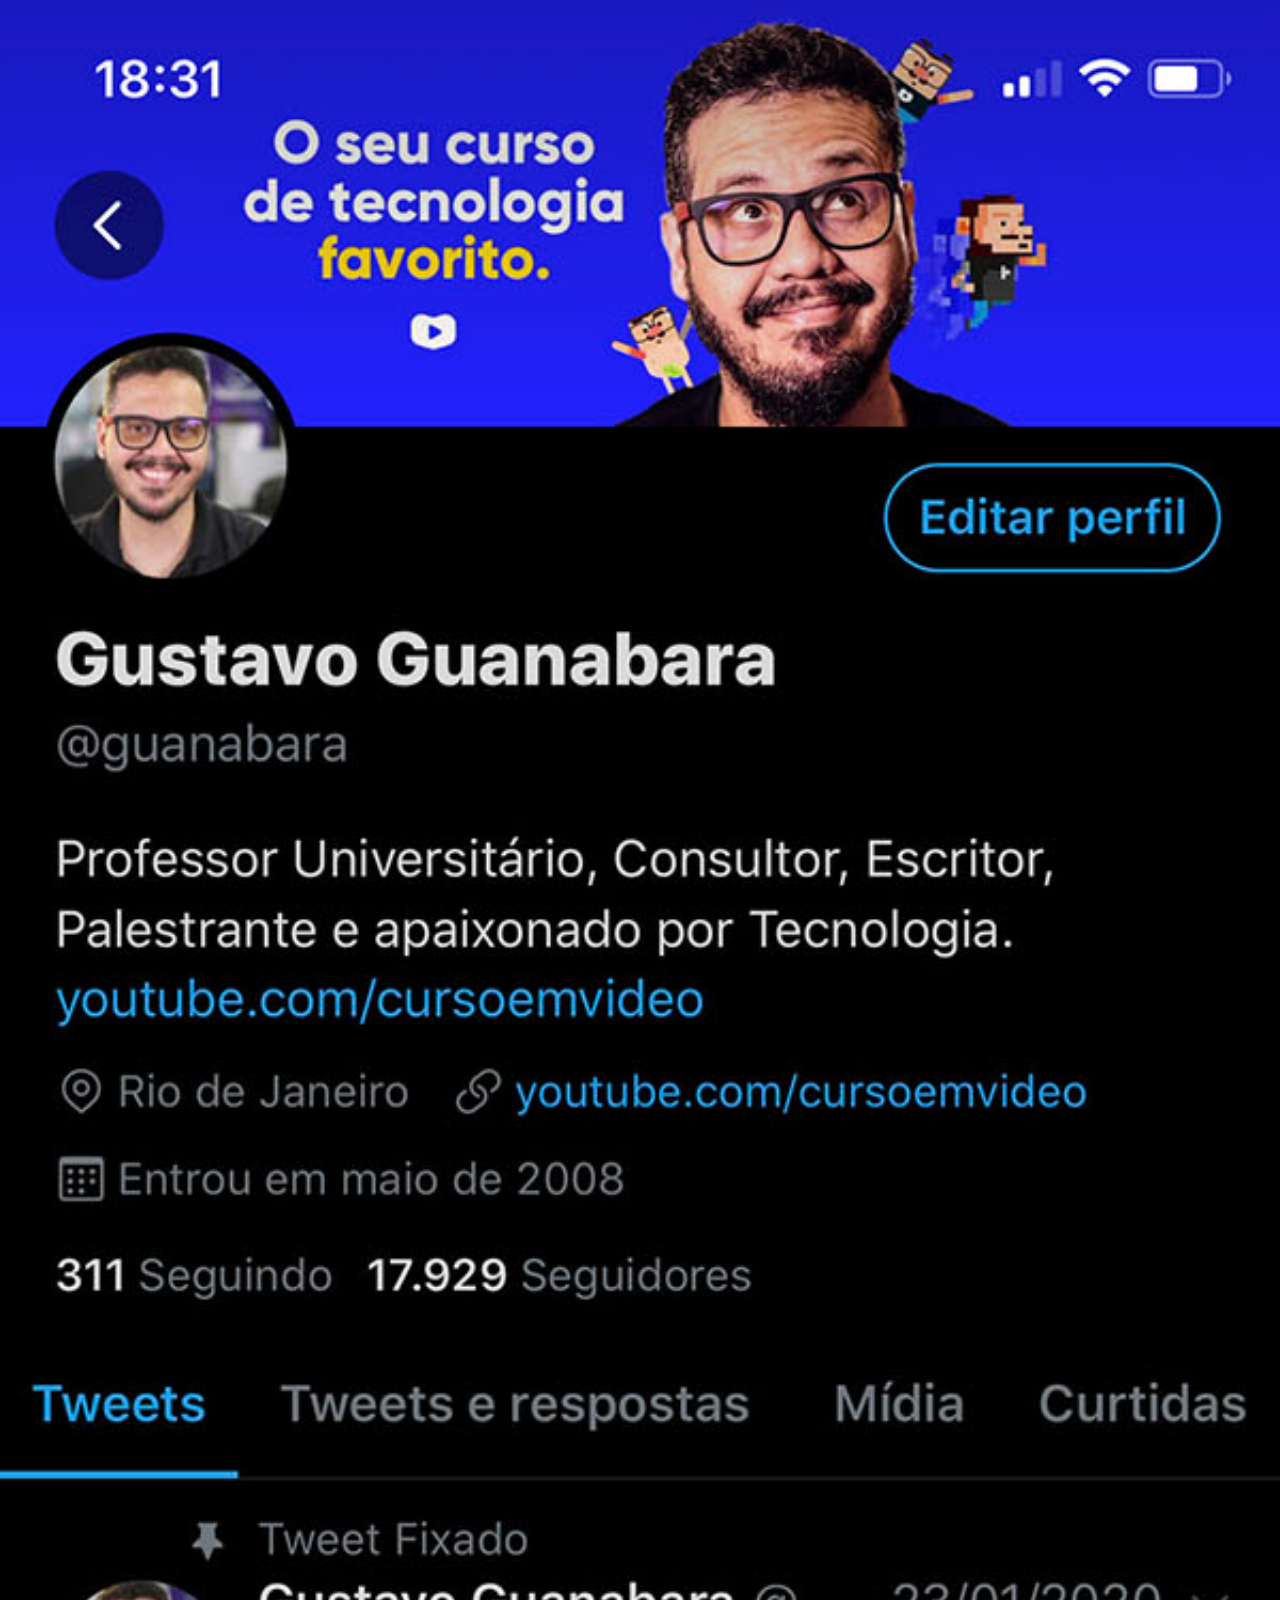
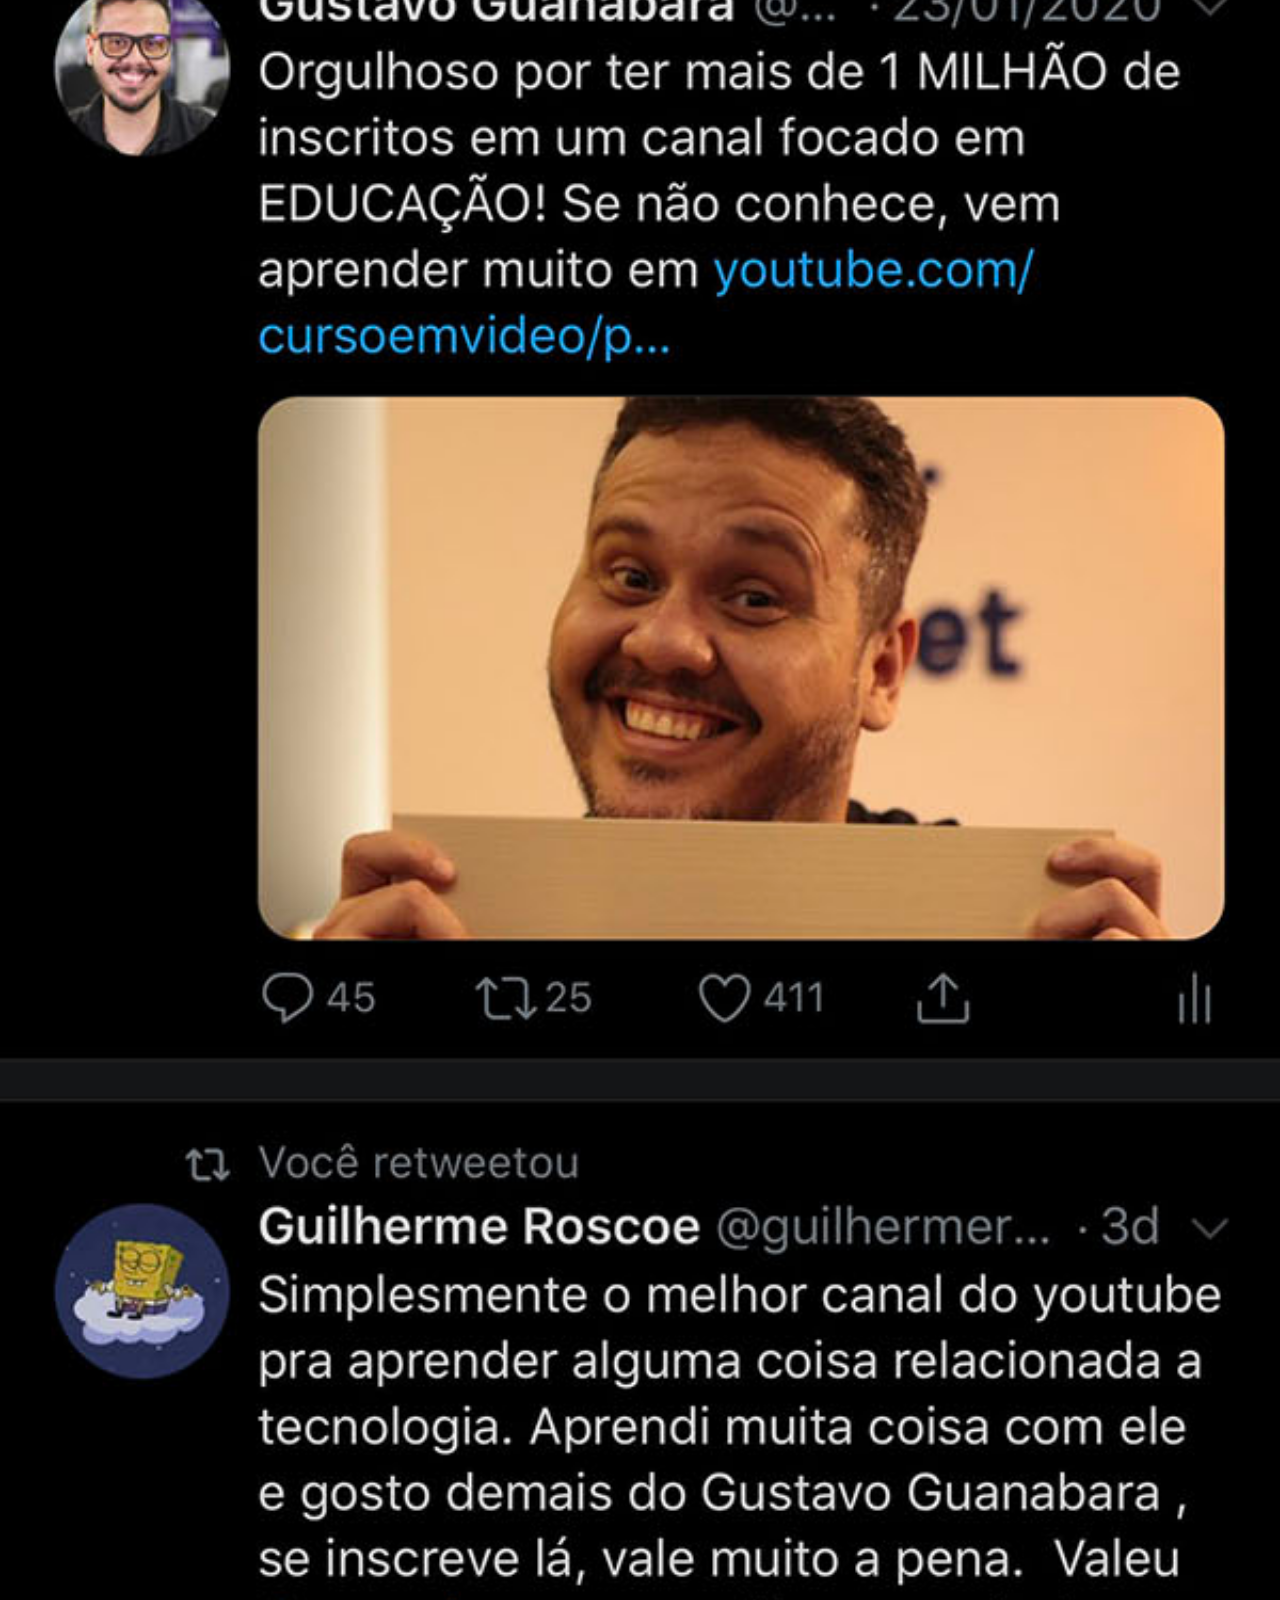
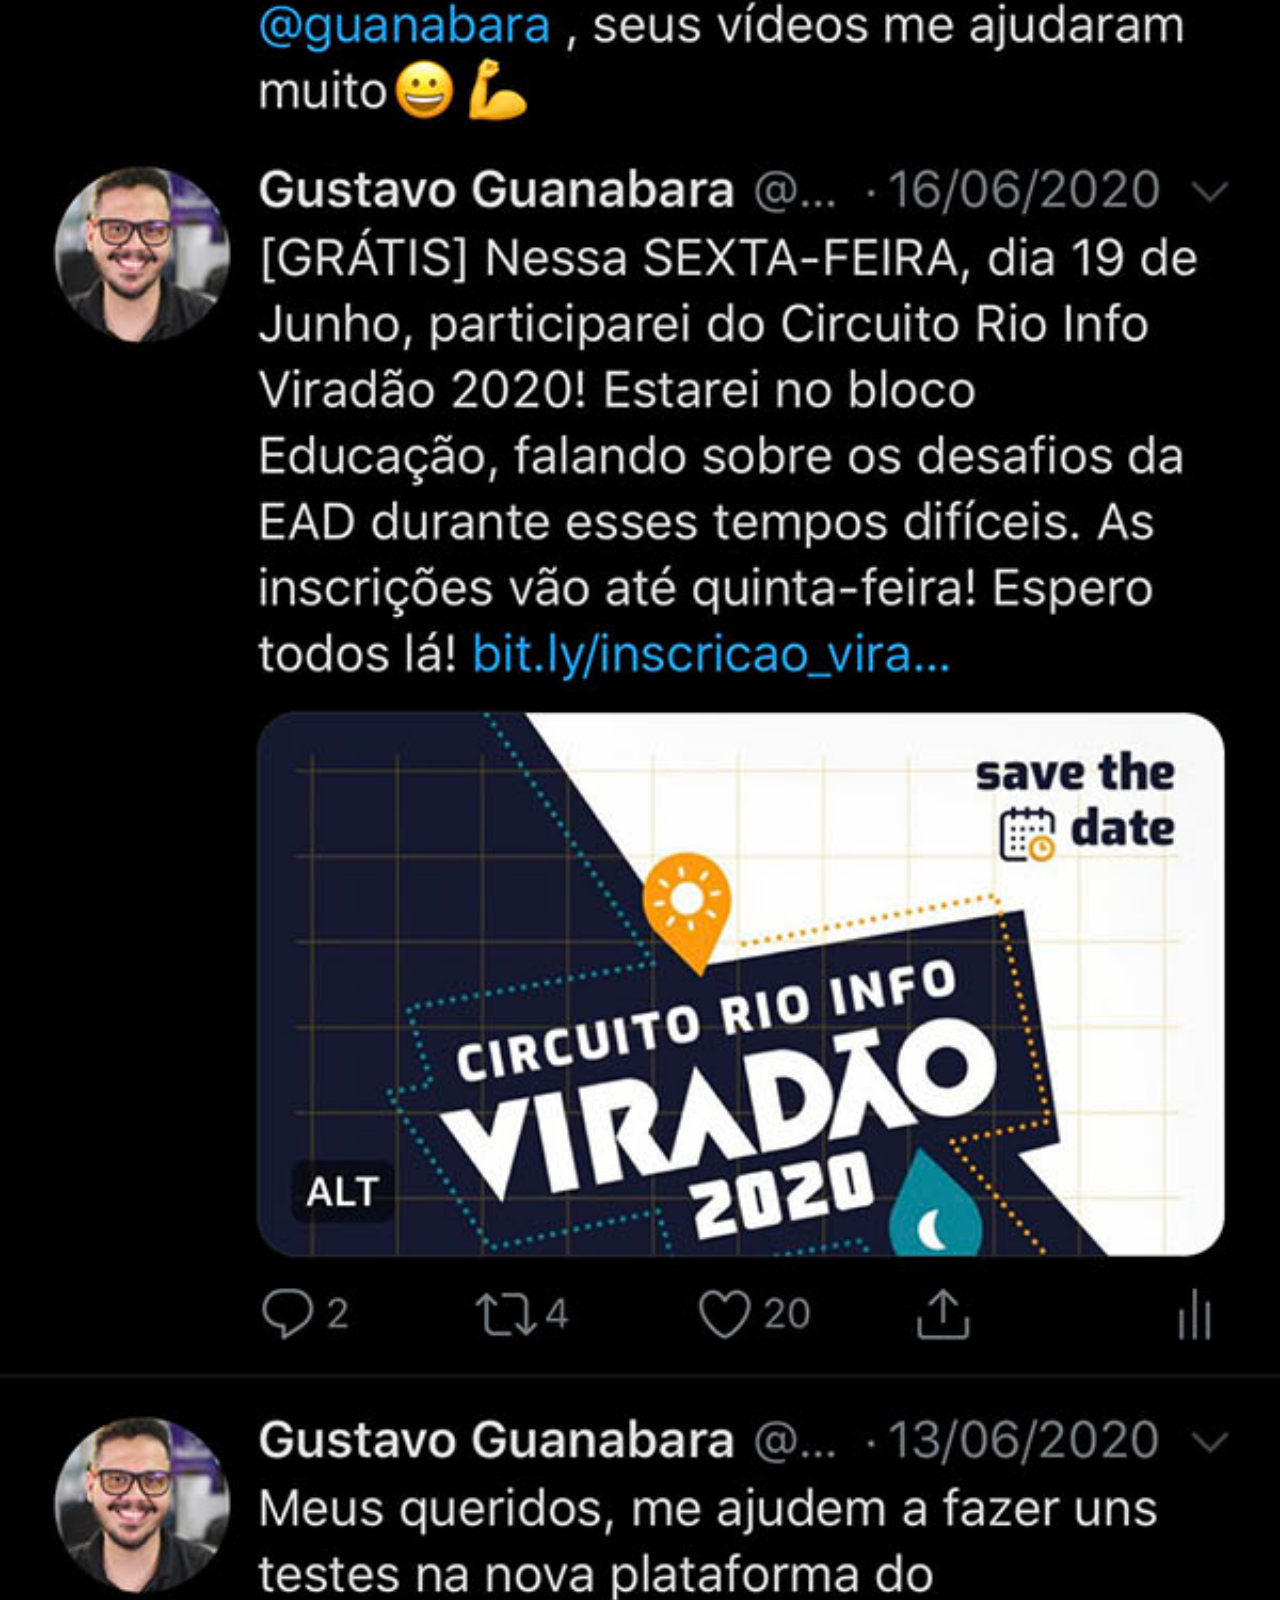
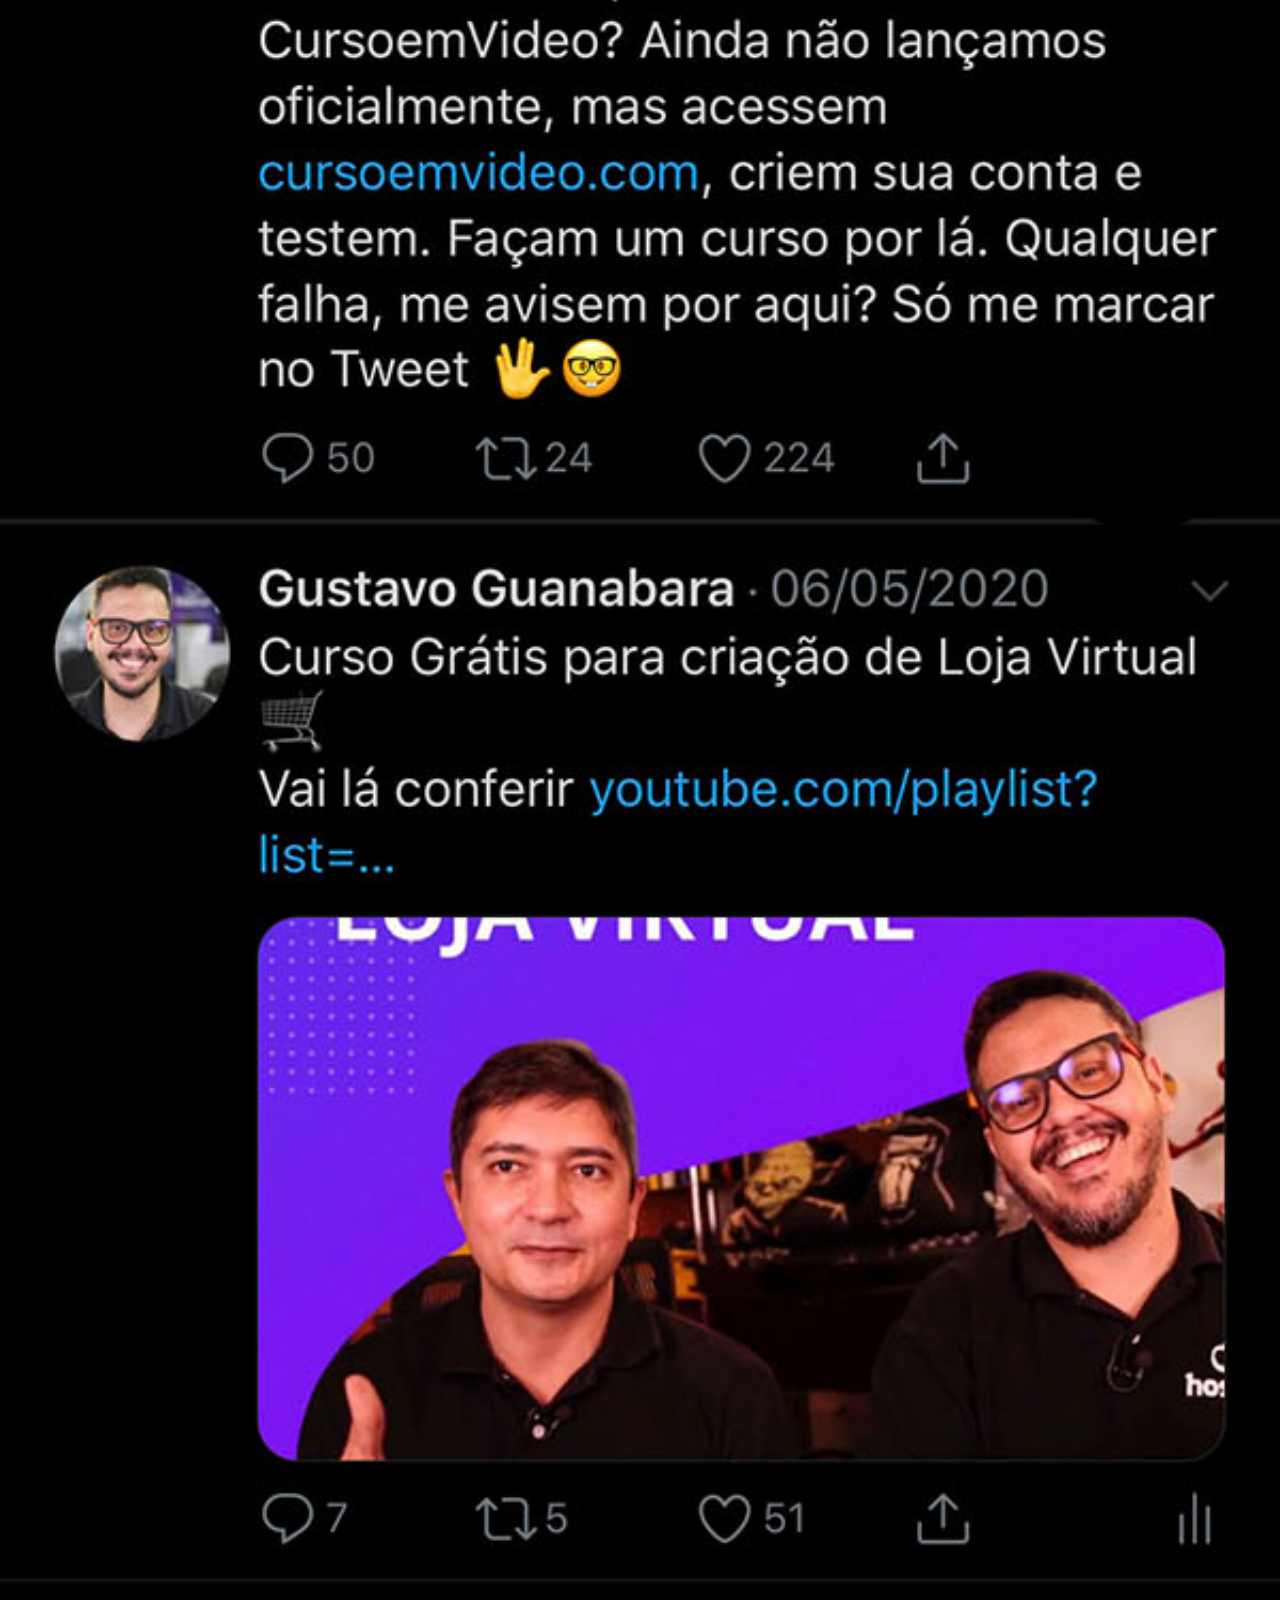
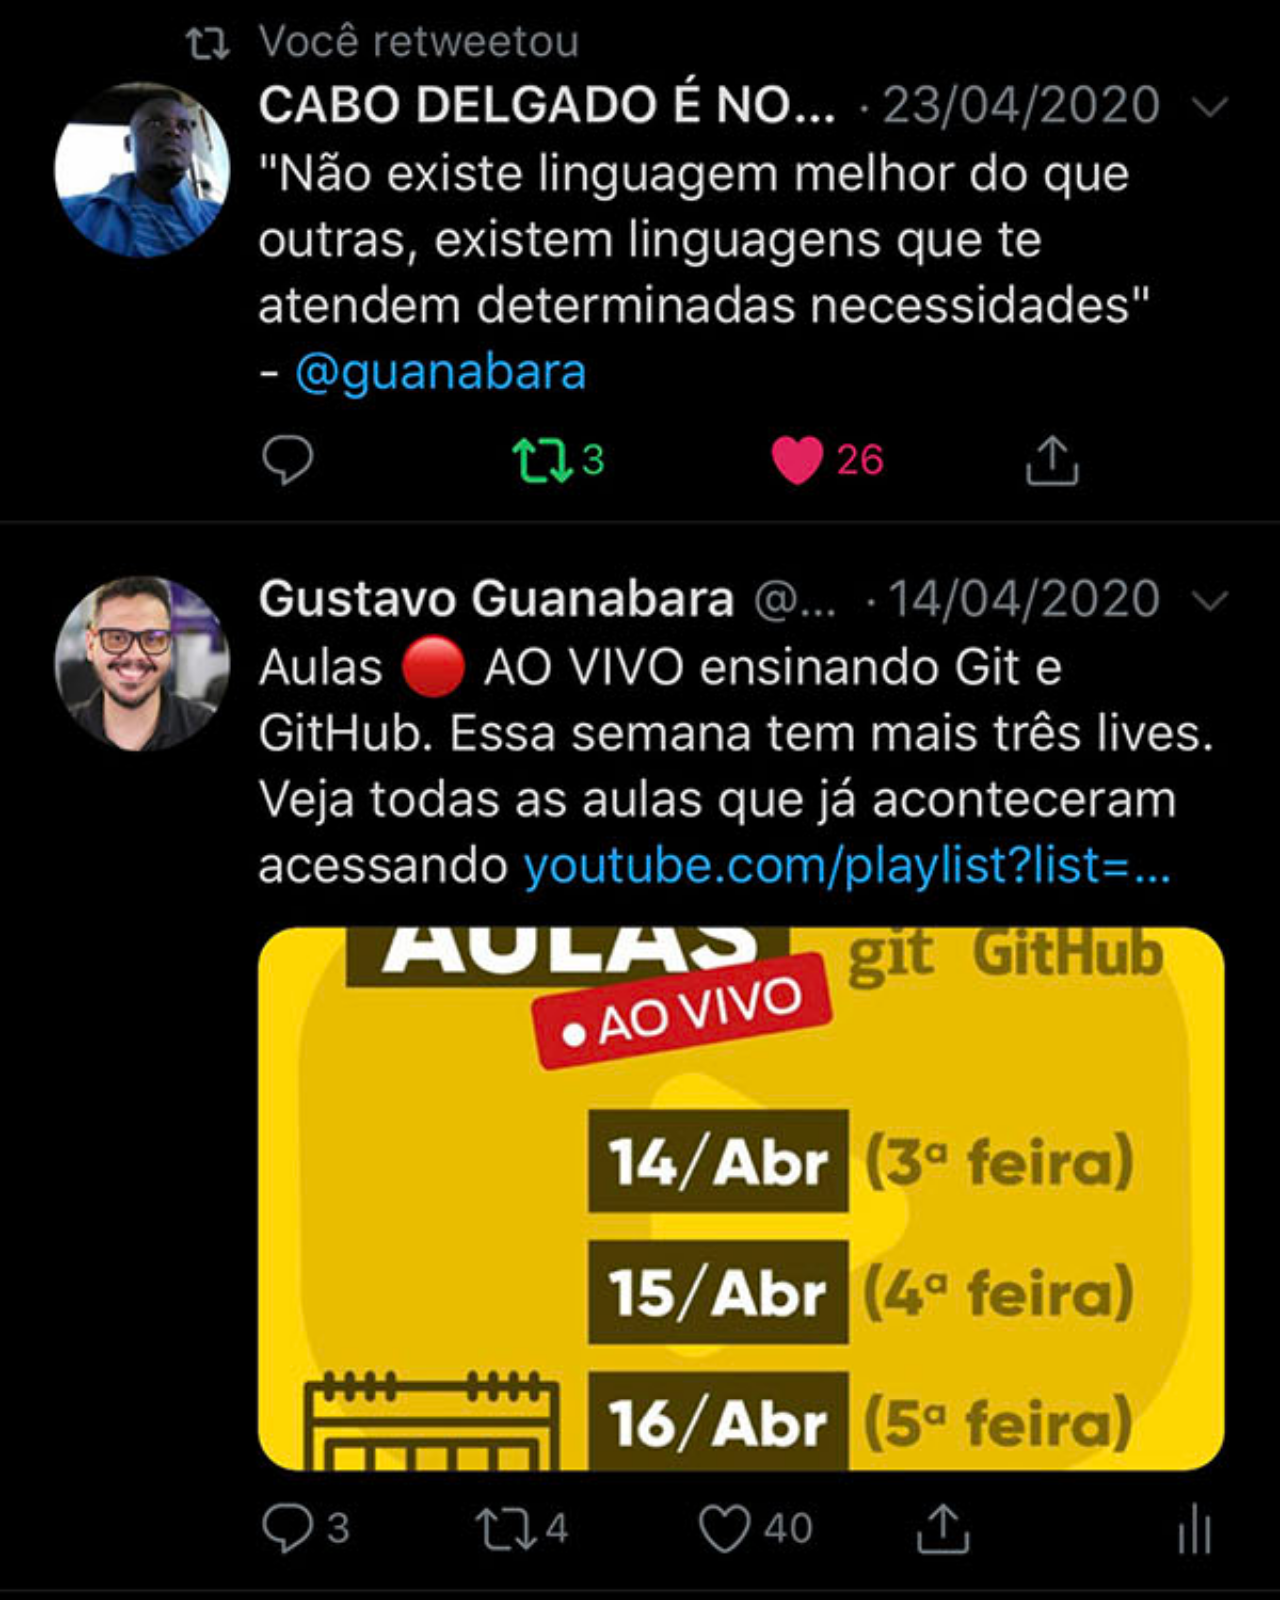
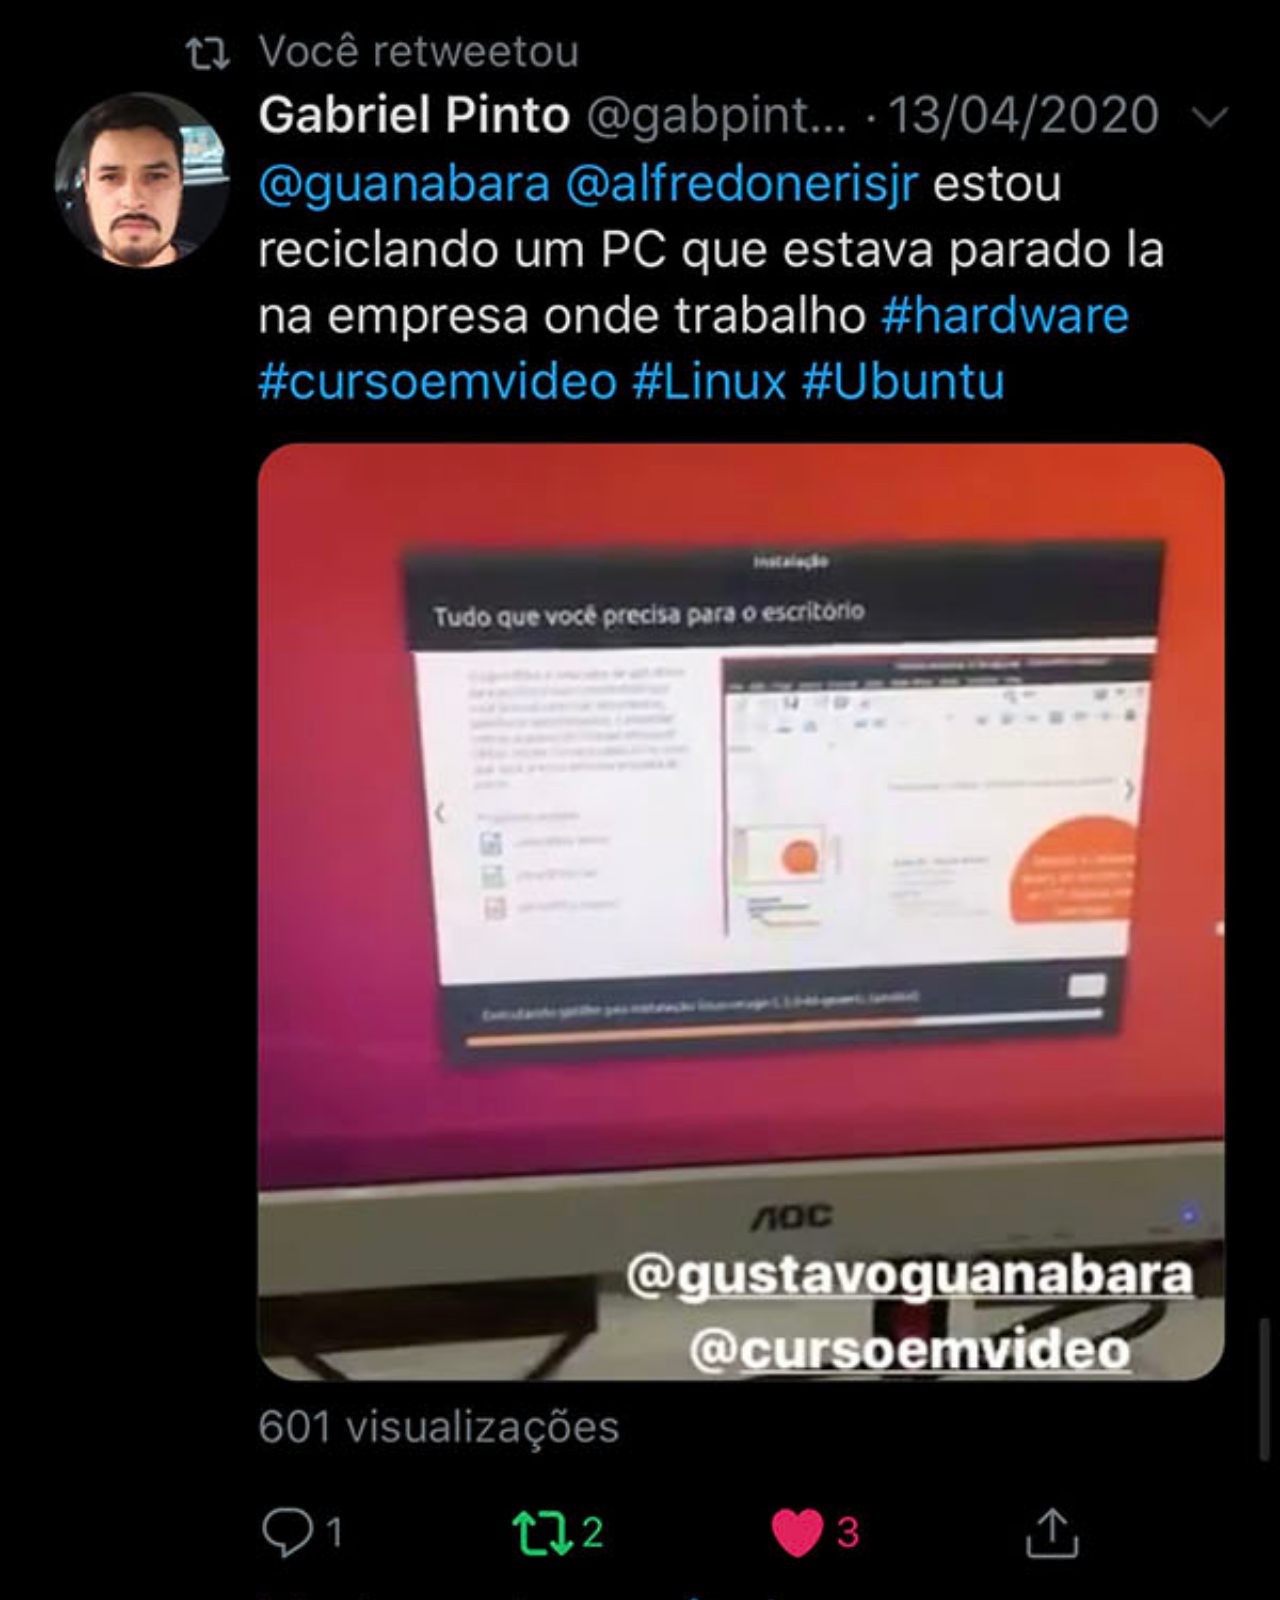
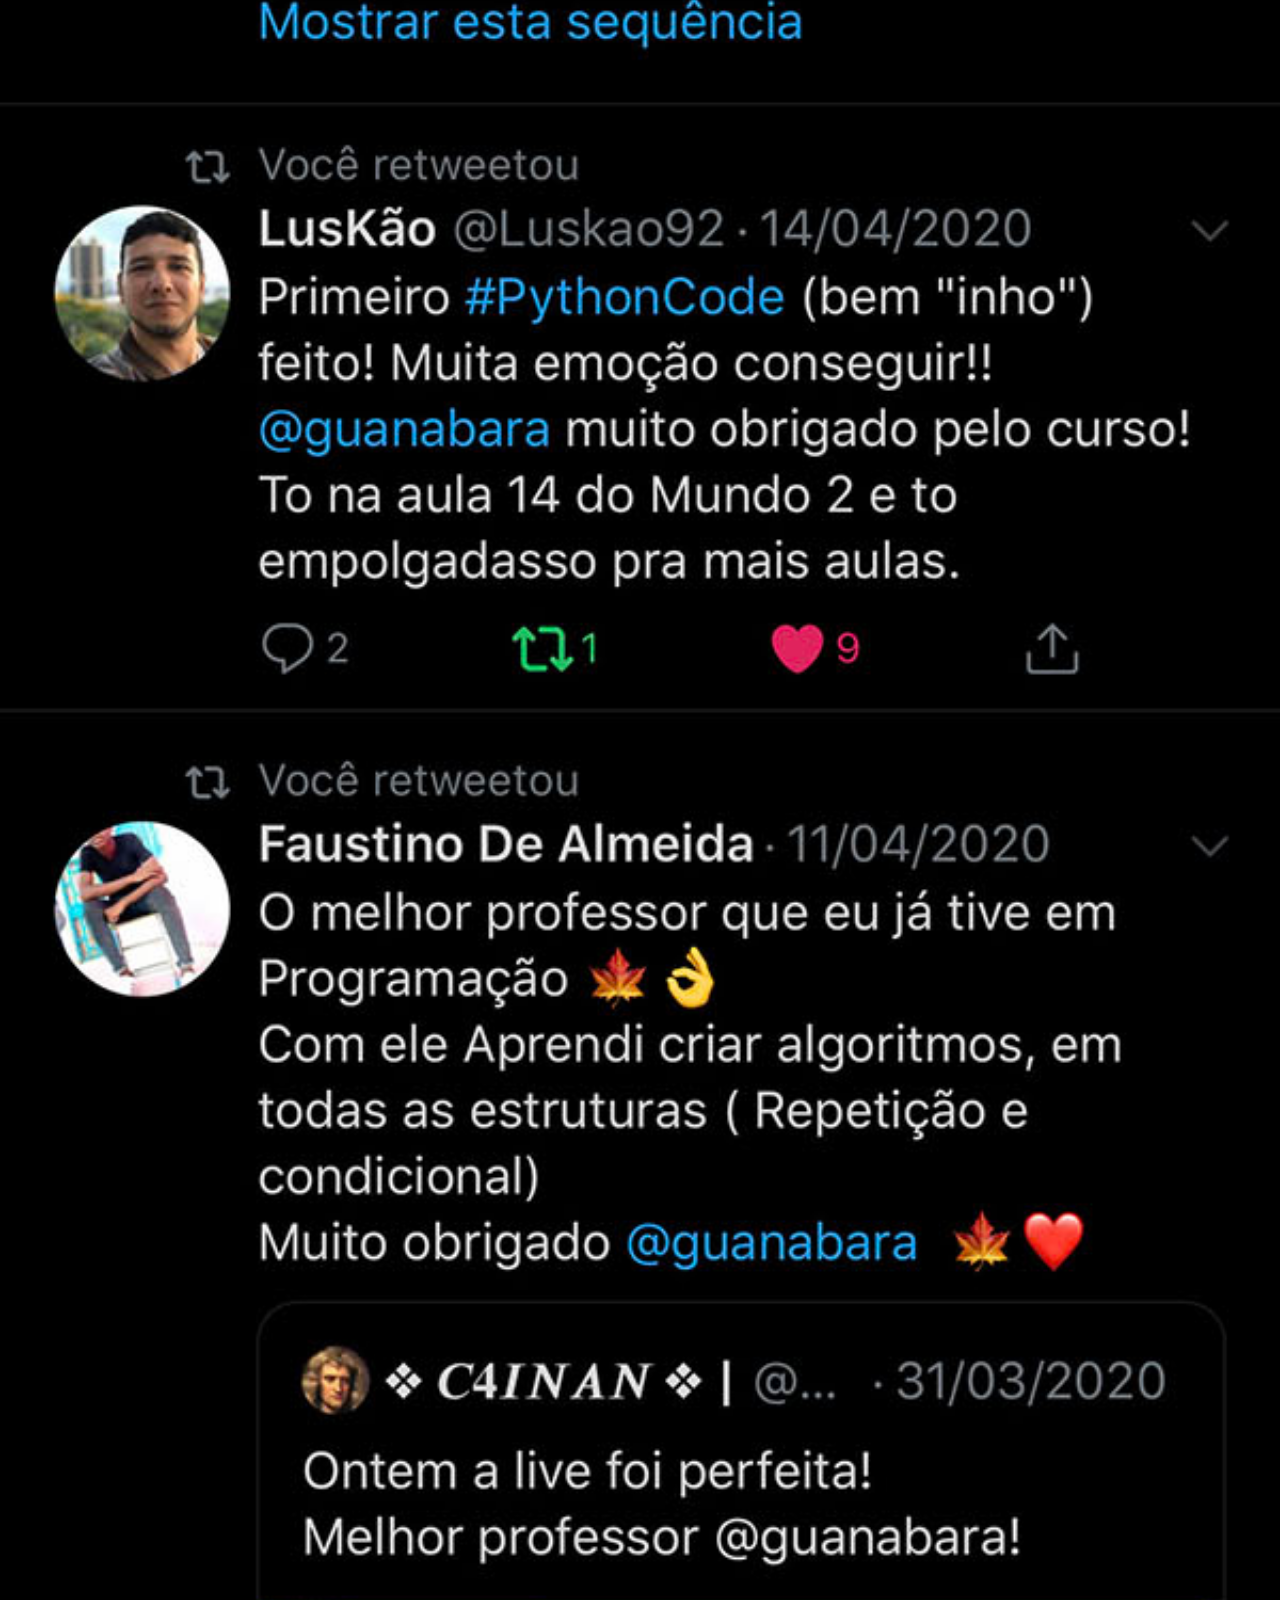
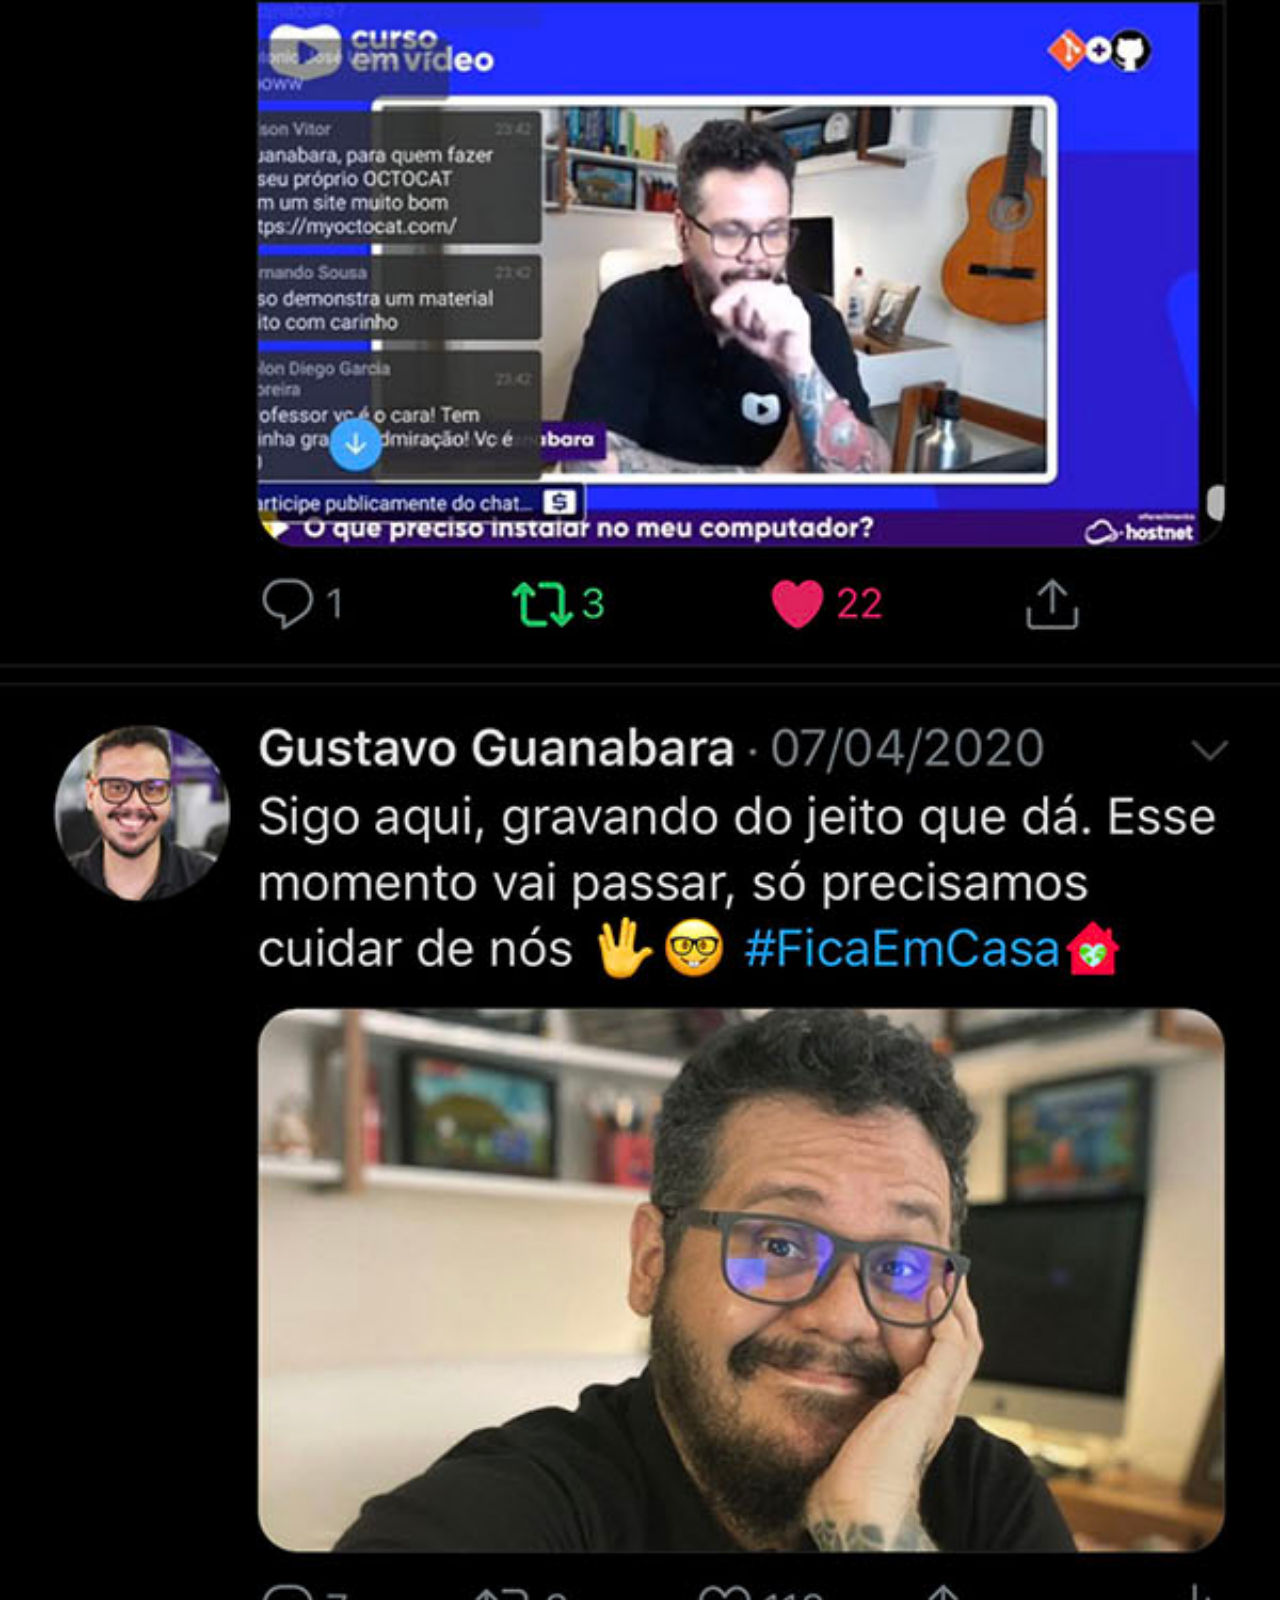
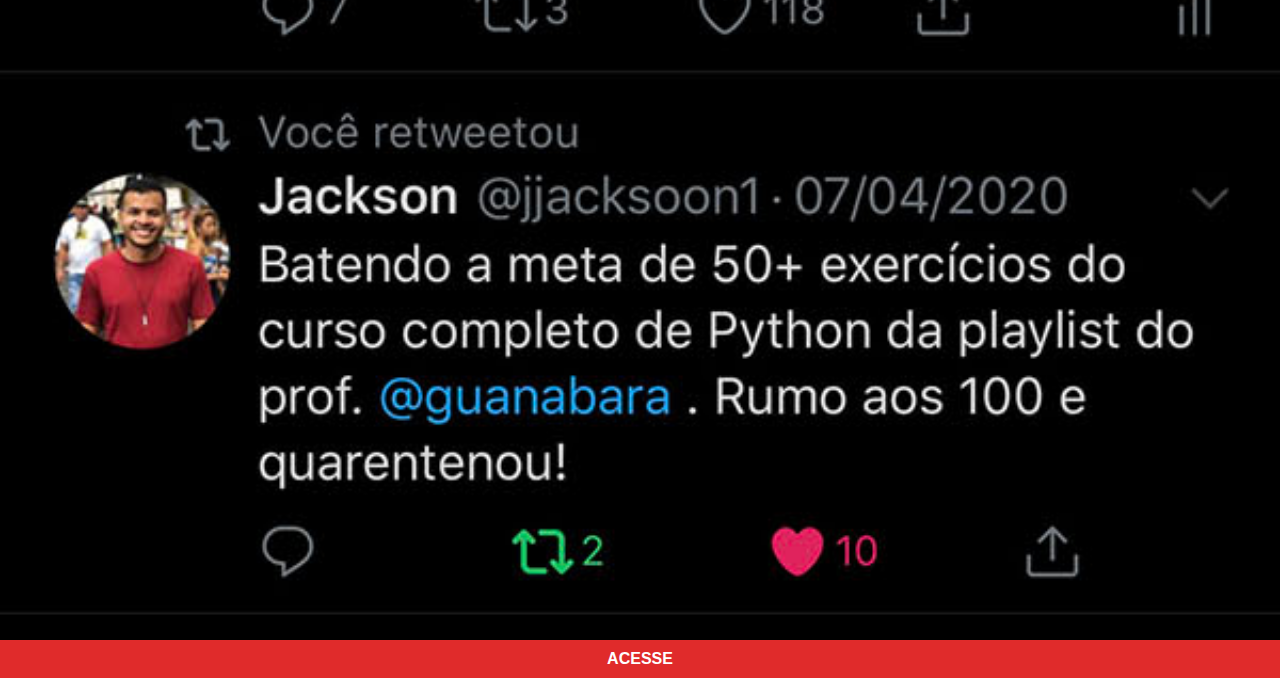
<file: twitter.html>
<!DOCTYPE html>
<html lang="pt-br">
<head>
  <meta charset="UTF-8">
  <meta name="viewport" content="width=device-width, initial-scale=1.0">
  <title>Twitter</title>
  <link rel="stylesheet" href="social.css">
</head>
<body>
  <img src="pacote-d013/imagens/tela-twitter.jpg" alt="Twitter">
  <a href="https://x.com/guanabara" target="_blank">ACESSE</a>
</body>
</html>
</file>
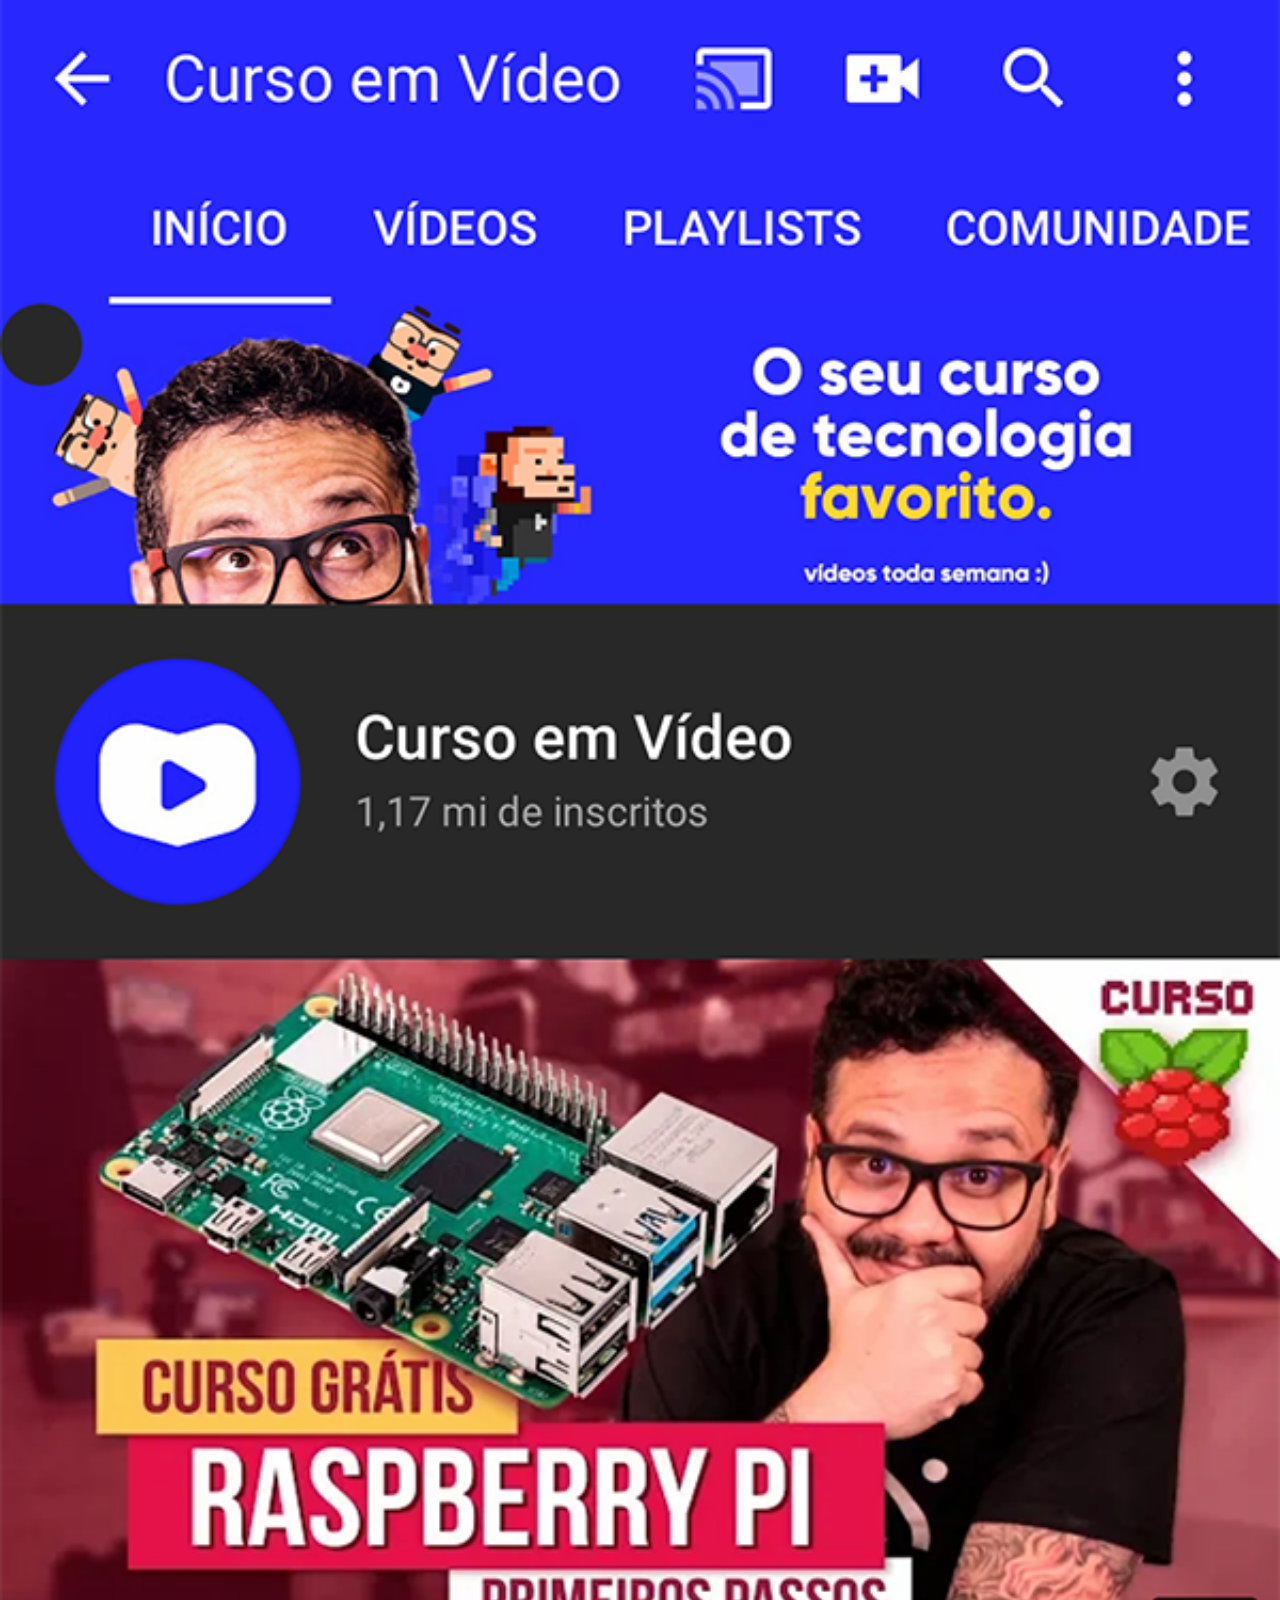
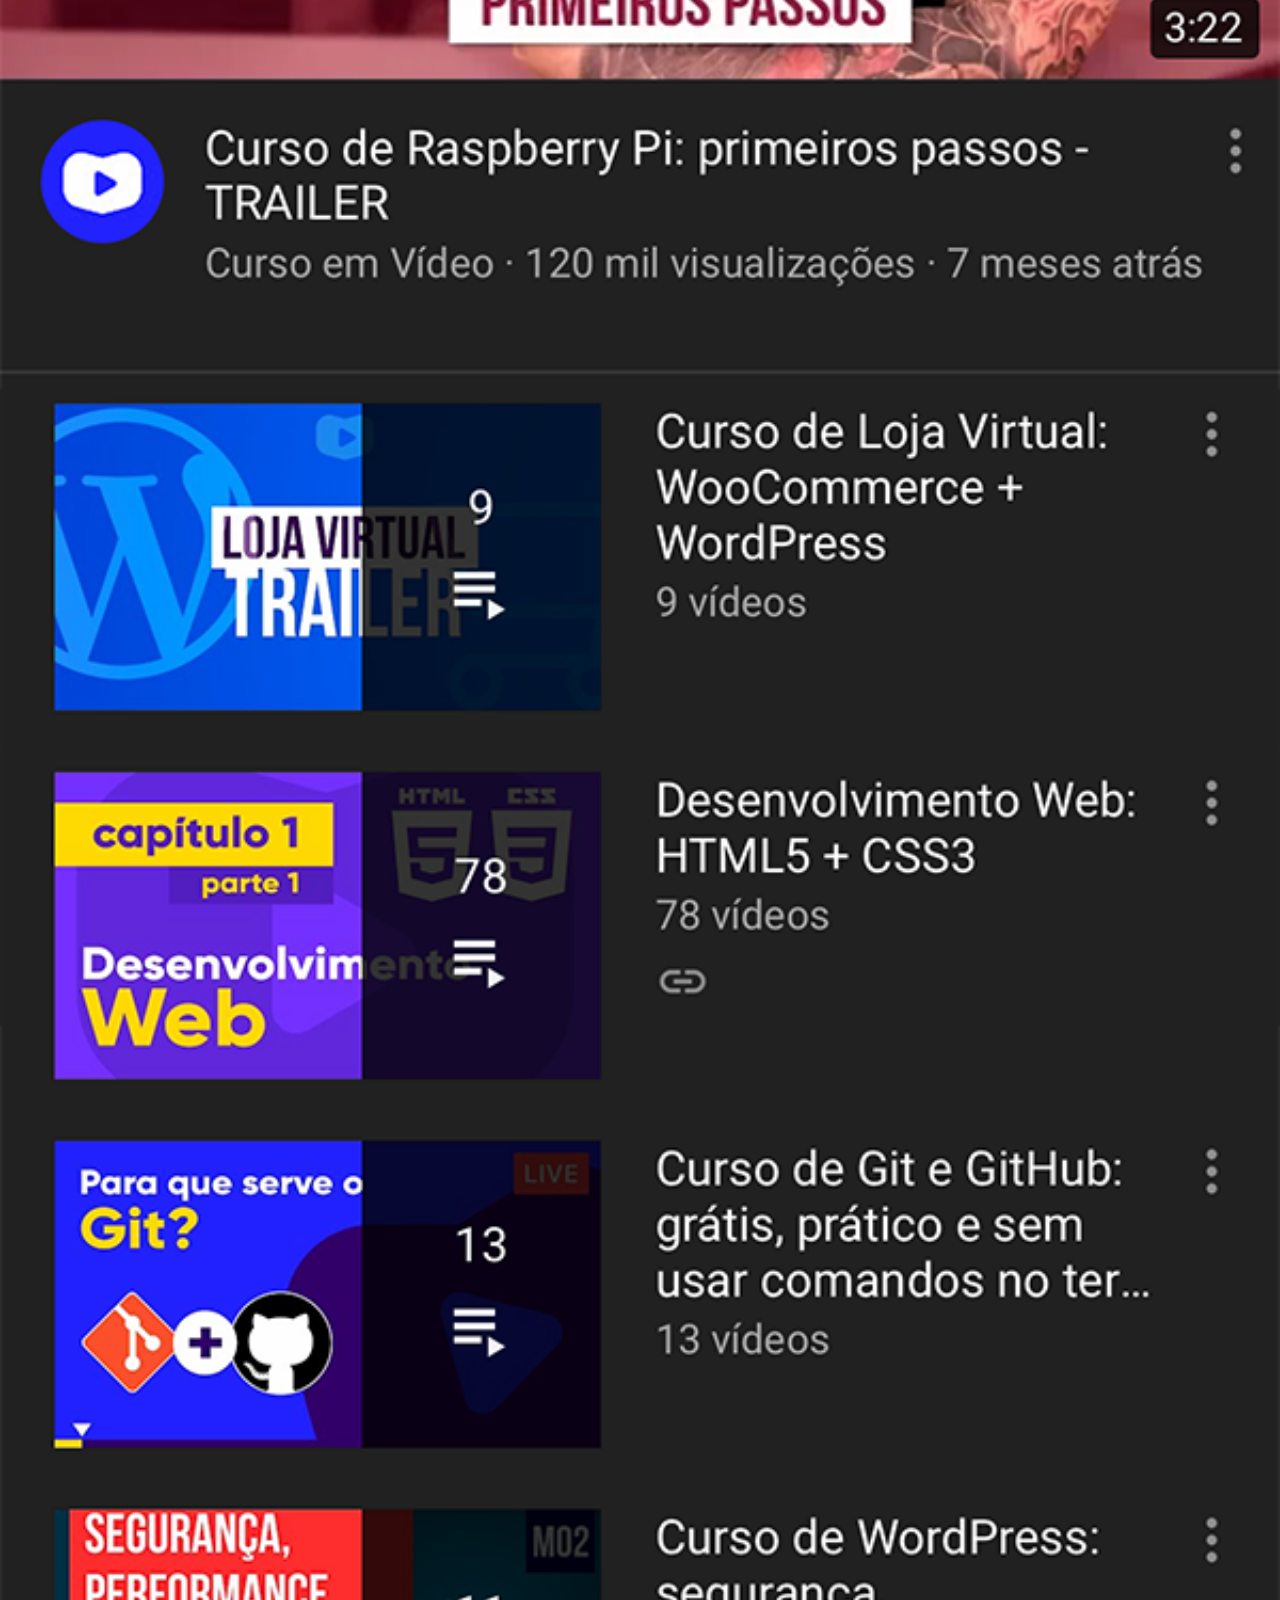
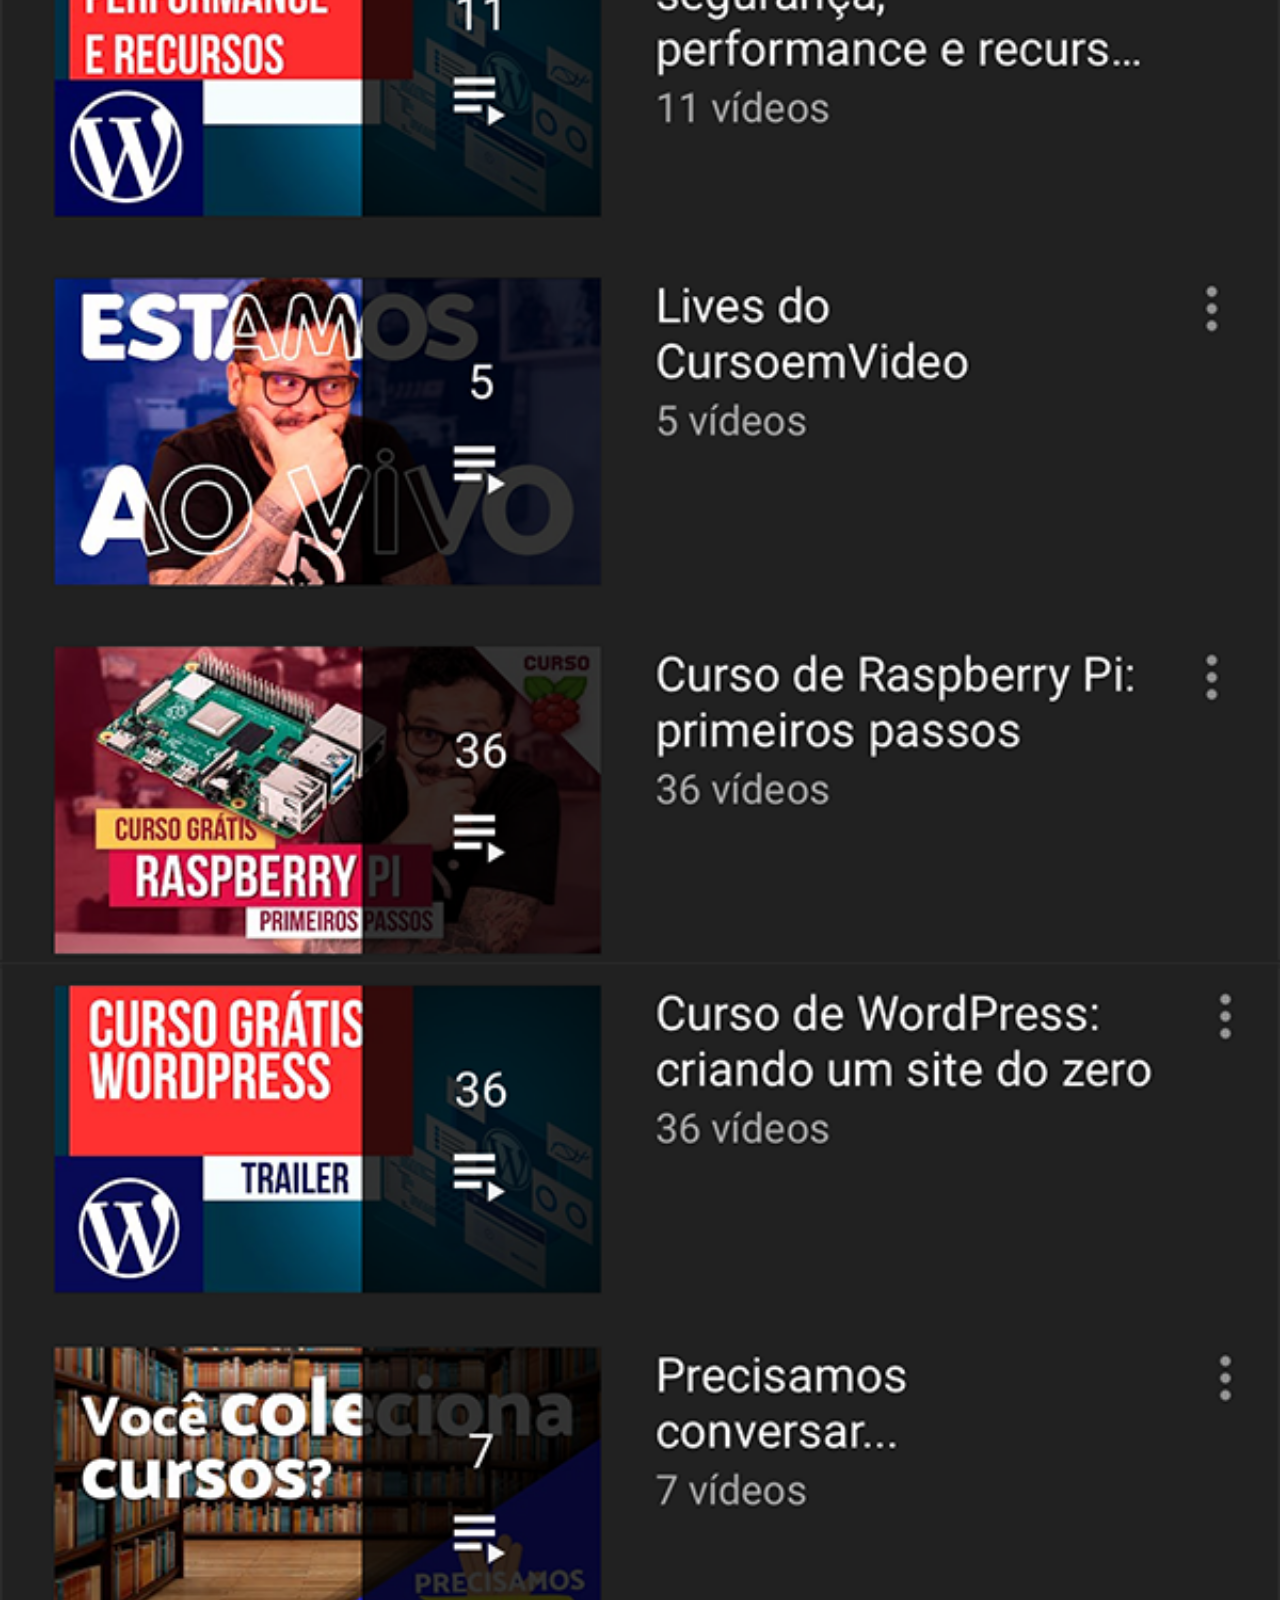
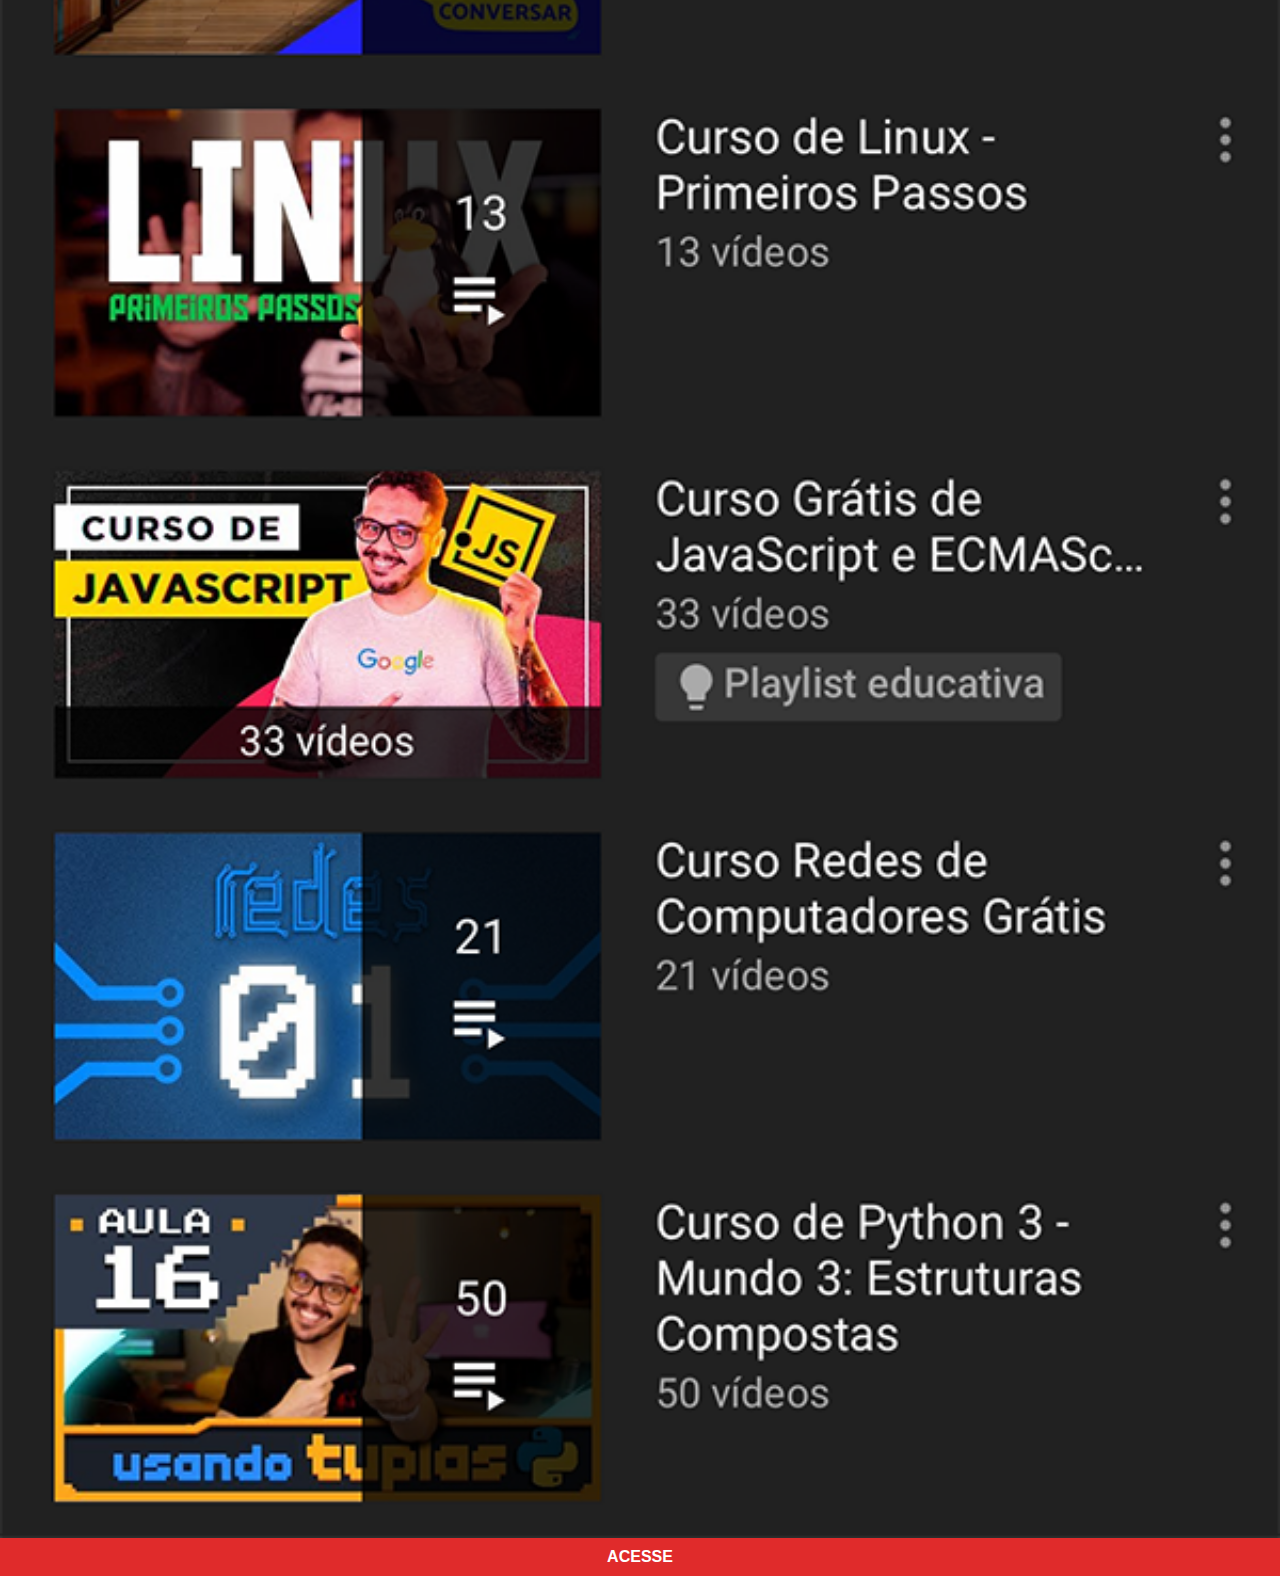
<file: youtube.html>
<!DOCTYPE html>
<html lang="pt-br">
<head>
  <meta charset="UTF-8">
  <meta name="viewport" content="width=device-width, initial-scale=1.0">
  <title>Youtube</title>
  <link rel="stylesheet" href="social.css">
  </style>
</head>
<body>
  <img src="pacote-d013/imagens/tela-youtube.png" alt="Youtube">
  <a href="https://www.youtube.com/c/CursoemV%C3%ADdeo/playlists" target="_blank">ACESSE</a>
</body>
</html>
</file>
<file: estilo/style.css>
@charset "UTF-8";

* {
  margin: 0px;
  padding: 0px;
  font-family: Arial, Helvetica, sans-serif;
}


html, body {
  height: 100vh;
  width: 100vw;
  background-color: black;
}

body {
  background: url(../pacote-d013/imagens/fundo-madeira.jpg) no-repeat  center;
  background-size: cover;
  background-attachment: fixed;
}


main {
  height: 100vh;
  position: relative;
}

#telefone {
  position: absolute;
  top: 50%;
  left: 50%;
  transform: translate(-50%, -50%);
  height: 627px;
  width: 311px;
  background:url(../pacote-d013/imagens/frame-iphone.png) no-repeat;
}

#tela {
  position: relative;
  top: 80px;
  left: 22px;
  width: 267px;
  height: 471px;
  
}


#redes-sociais {
  text-align: right;
 
}

#redes-sociais img {
  width: 50px;
  margin: 10px;
  border-radius: 50%;
  box-shadow: 2px 2px 5px rgba(0, 0, 0, 0.483);
  box-sizing: border-box;
 
 
}


#redes-sociais img:hover {
  border: 2px solid rgba(255, 255, 255, 0.576);
  transform: translate(-3px, -3px);
  box-shadow: 5px 5px 10px rgba(0, 0, 0, 0.522);
  transition: transform .3s, border .5s;
}
</file>
<file: social.css>
@charset "UTF-8";

    * {
      margin: 0px;
      padding: 0px;
      font-family: Arial, Helvetica, sans-serif;
    }

    ::-webkit-scrollbar {
      width: 0px;
      height: 0px;
    }

    img {
      width: 100vw;
      display: block;
     
      
    }

    a {
        background-color: rgb(224, 43, 43);
        color: white;
        padding: 10px;
        display: block;
        text-decoration: none;
        text-align: center;
        font-weight: bolder;
        

    }

    a:hover {
      background-color: red;
    }
</file>
